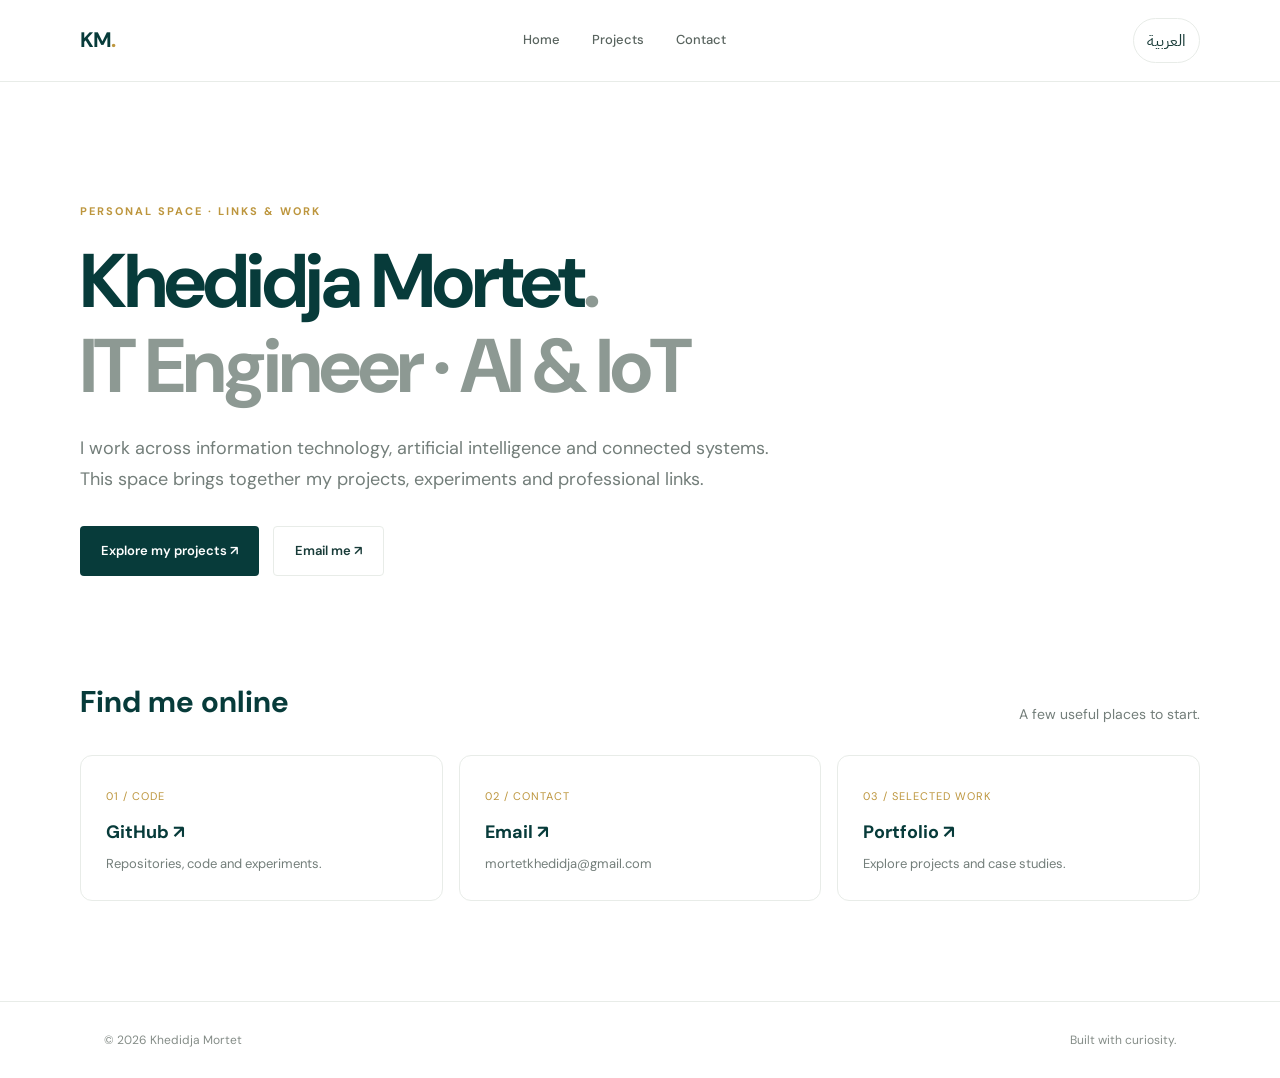
<file: index.html>
<!doctype html>
<html lang="en" dir="ltr"><head><meta charset="utf-8"><meta name="viewport" content="width=device-width, initial-scale=1">
<meta name="description" content="Khedidja Mortet — IT Engineer, Artificial Intelligence and Internet of Things."><title>Khedidja Mortet · Links</title><link rel="stylesheet" href="css/style.css"></head>
<body><header class="site-header"><div class="container nav">
<a class="brand" href="index.html">KM<span>.</span></a>
<nav class="nav-links"><a href="index.html" data-en="Home" data-ar="الرئيسية">Home</a><a href="portfolio/index.html" data-en="Projects" data-ar="المشاريع">Projects</a><a href="mailto:mortetkhedidja@gmail.com" data-en="Contact" data-ar="تواصل">Contact</a></nav>
<div class="nav-actions"><button class="lang-btn" id="languageToggle">العربية</button><button class="menu-btn" id="menuToggle">☰</button></div>
</div></header>
<main class="container">
<section class="hero"><div class="eyebrow" data-en="PERSONAL SPACE · LINKS & WORK" data-ar="الموقع الشخصي · الروابط والأعمال">PERSONAL SPACE · LINKS & WORK</div>
<h1>Khedidja Mortet<span class="muted">.</span><br><span class="muted" data-en="IT Engineer · AI & IoT" data-ar="مهندسة إعلام آلي · الذكاء الاصطناعي وإنترنت الأشياء">IT Engineer · AI & IoT</span></h1>
<p data-en="I work across information technology, artificial intelligence and connected systems. This space brings together my projects, experiments and professional links." data-ar="أعمل في مجالات الإعلام الآلي والذكاء الاصطناعي والأنظمة المتصلة. تجمع هذه المساحة مشاريعي وتجربتي وروابطي المهنية.">I work across information technology, artificial intelligence and connected systems. This space brings together my projects, experiments and professional links.</p>
<div class="hero-actions"><a class="btn" href="portfolio/index.html" data-en="Explore my projects ↗" data-ar="اكتشف مشاريعي ↗">Explore my projects ↗</a><a class="btn secondary" href="mailto:mortetkhedidja@gmail.com">Email me ↗</a></div></section>
<section class="home-links"><div class="section-head"><h2 data-en="Find me online" data-ar="روابطي على الإنترنت">Find me online</h2><p data-en="A few useful places to start." data-ar="روابط أساسية للتواصل واستكشاف أعمالي.">A few useful places to start.</p></div>
<div class="link-grid">
<a class="link-card" href="https://github.com/Mortetkhedidja" target="_blank" rel="noopener"><small>01 / CODE</small><h3>GitHub ↗</h3><p data-en="Repositories, code and experiments." data-ar="مستودعات المشاريع والأكواد والتجارب.">Repositories, code and experiments.</p></a>
<a class="link-card" href="mailto:mortetkhedidja@gmail.com"><small>02 / CONTACT</small><h3>Email ↗</h3><p>mortetkhedidja@gmail.com</p></a>
<a class="link-card" href="portfolio/index.html"><small>03 / SELECTED WORK</small><h3 data-en="Portfolio ↗" data-ar="معرض المشاريع ↗">Portfolio ↗</h3><p data-en="Explore projects and case studies." data-ar="استكشف المشاريع وصفحات تفاصيلها.">Explore projects and case studies.</p></a>
</div></section>
</main>
<footer class="site-footer"><div class="container footer-inner"><span>© 2026 Khedidja Mortet</span><span data-en="Built with curiosity." data-ar="صُنع بشغف وفضول معرفي.">Built with curiosity.</span></div></footer>
<script src="js/script.js"></script></body></html>
</file>
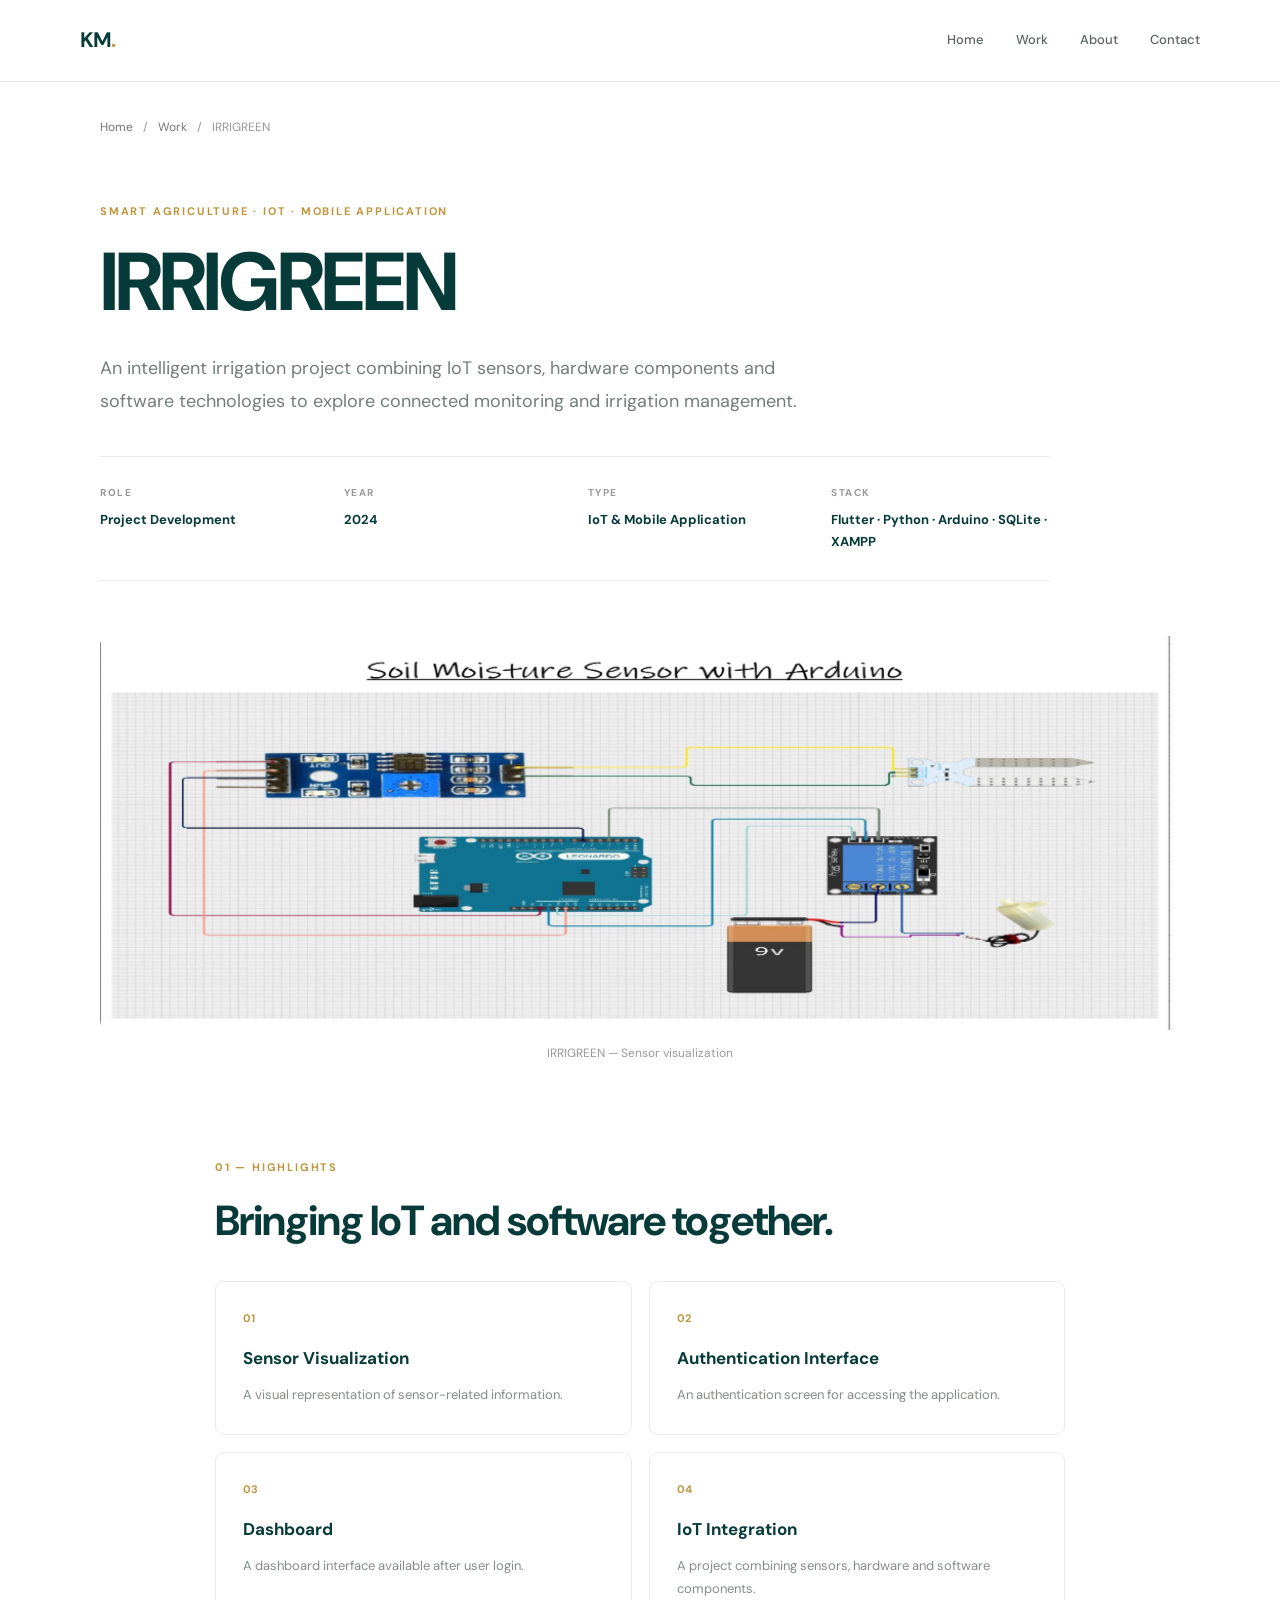
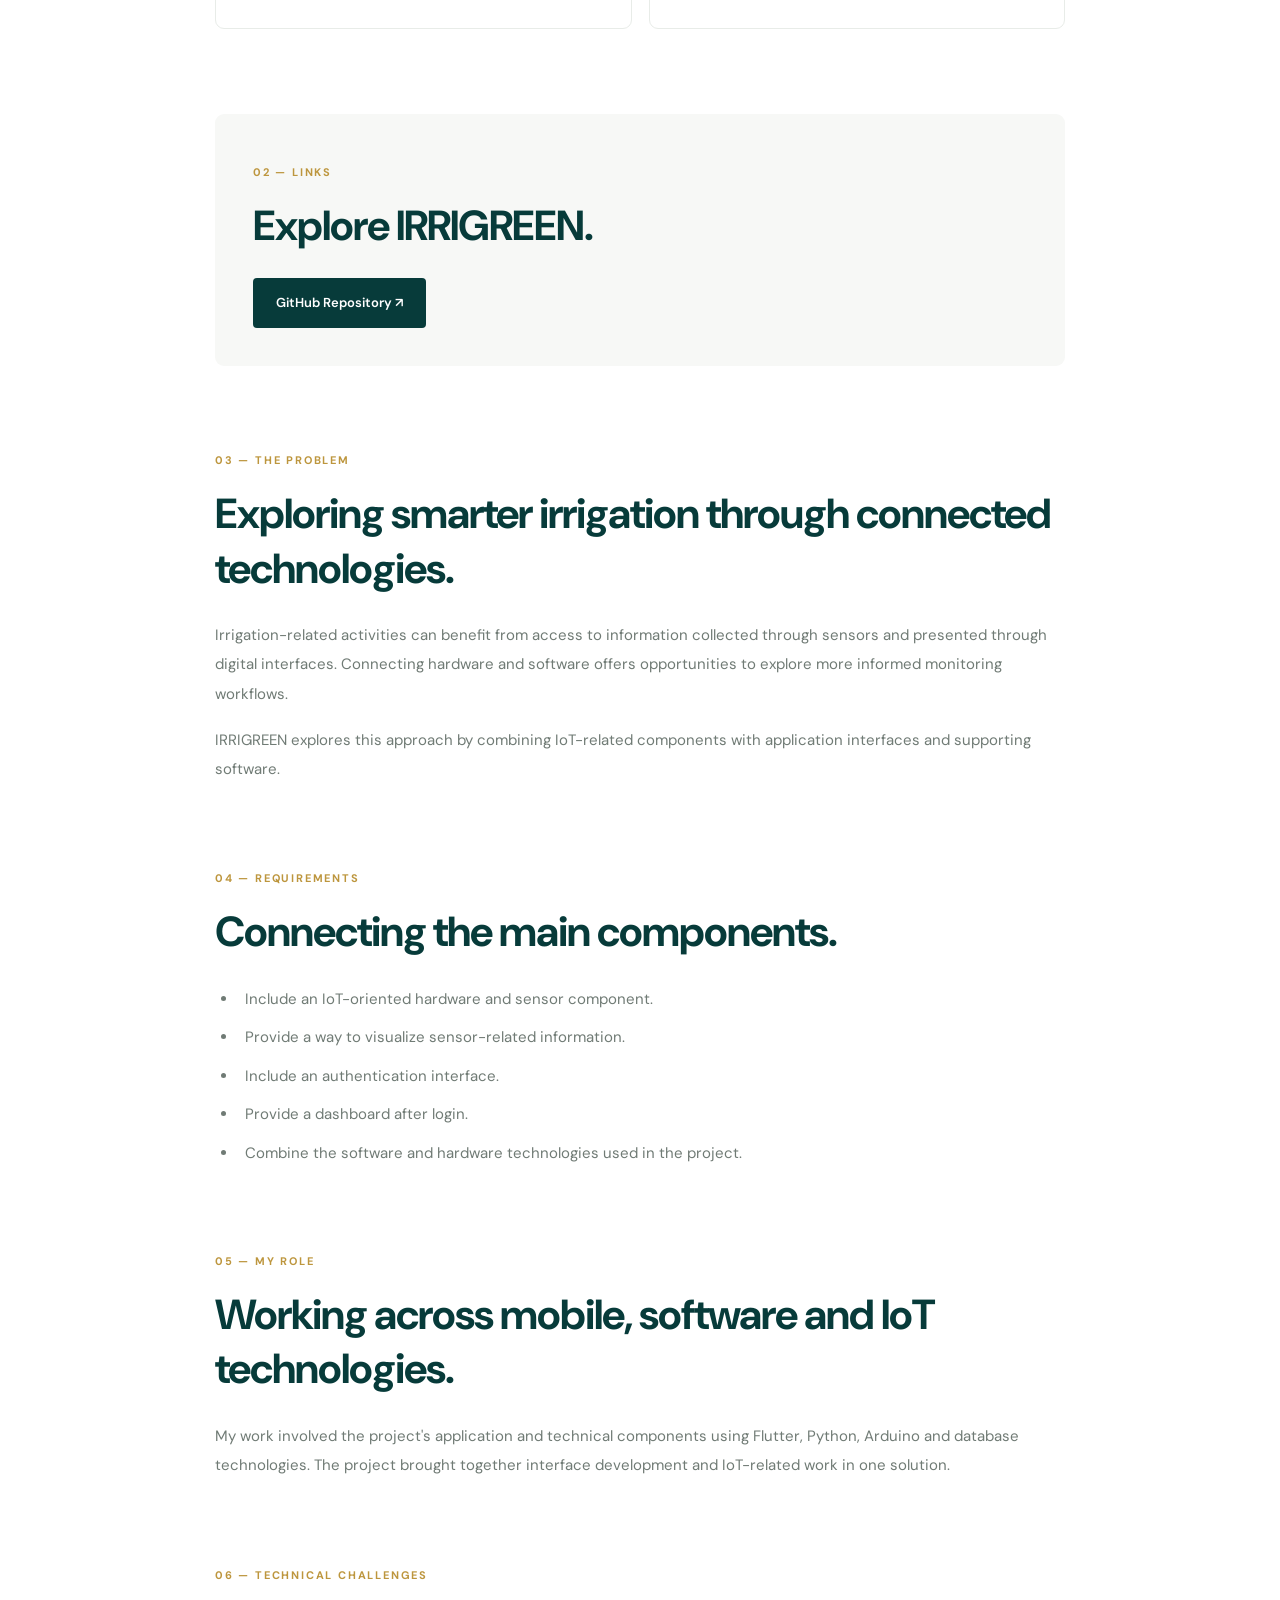
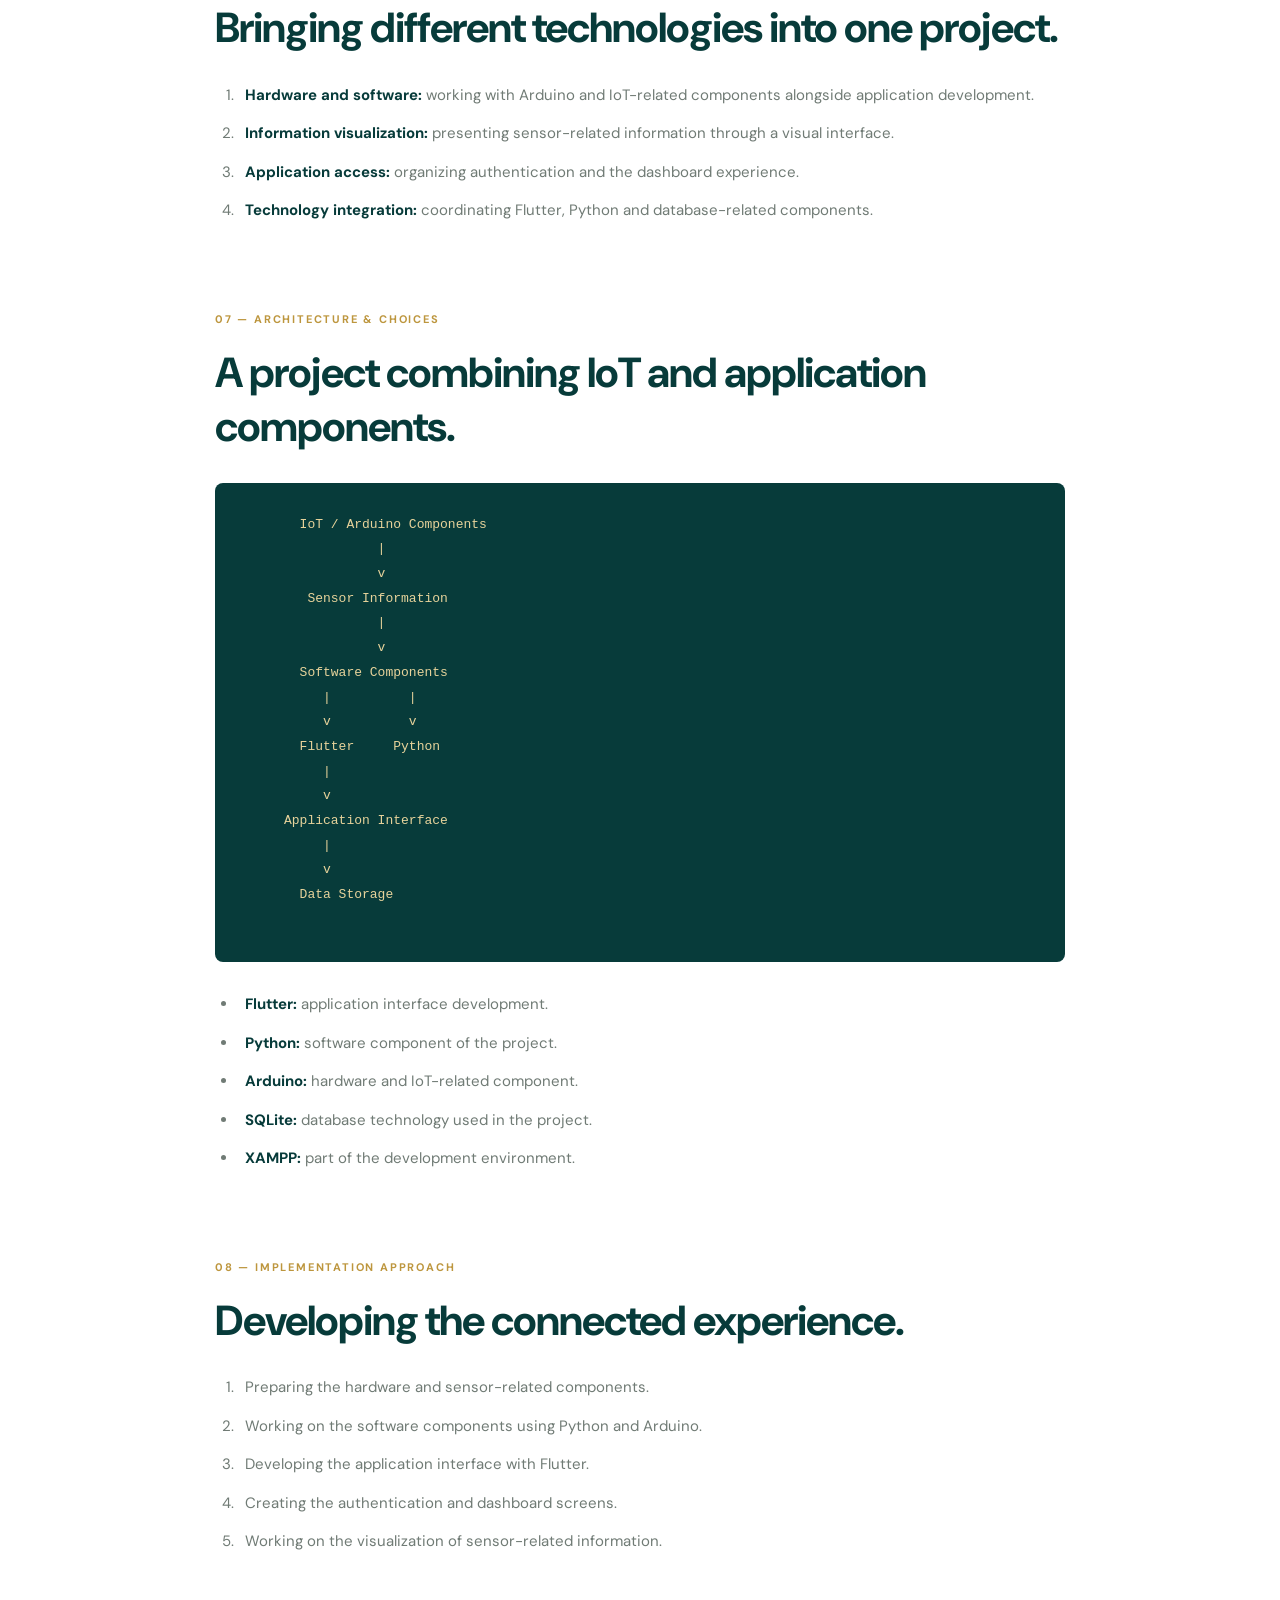
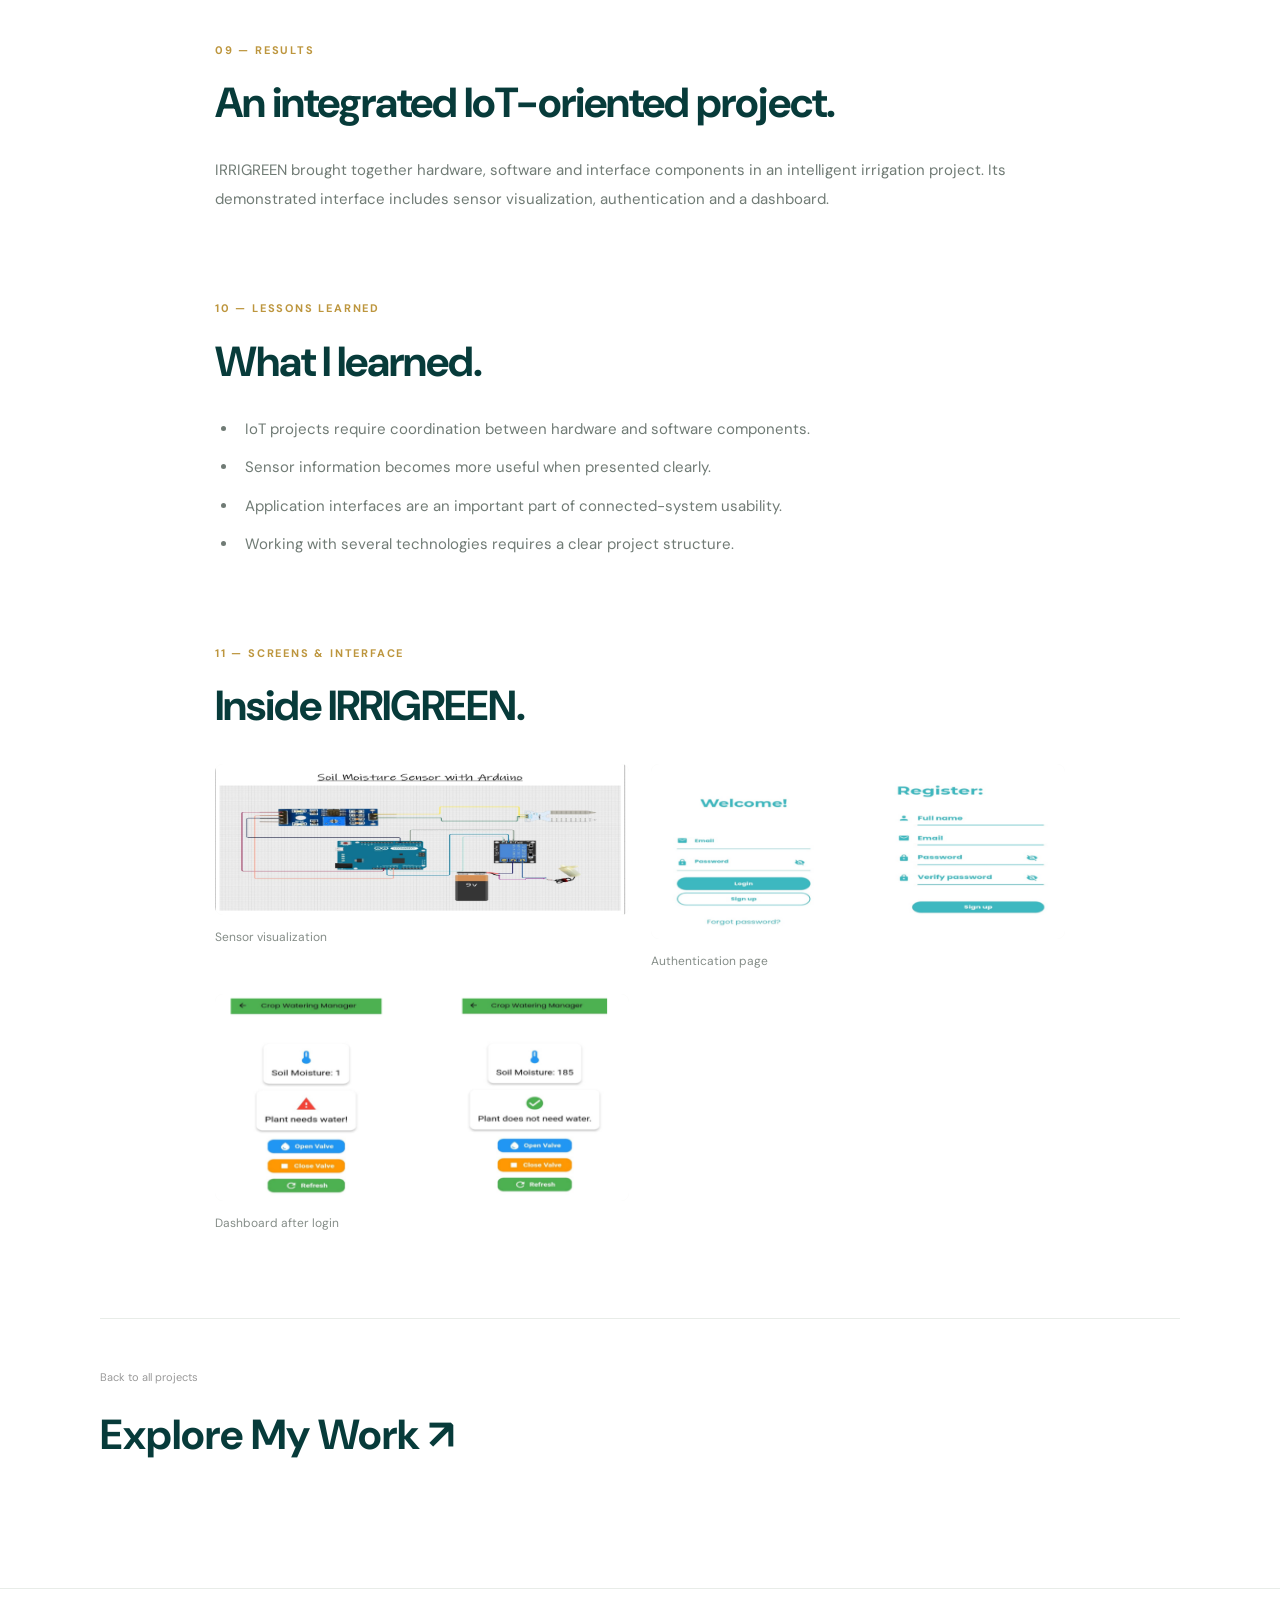
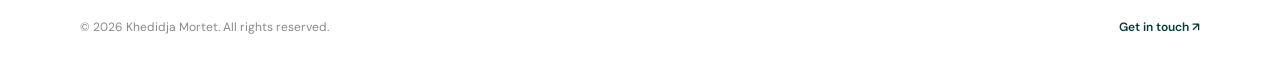
<file: projects/irrigreen.html>
<!DOCTYPE html>
<html lang="en">
<head>
  <meta charset="UTF-8">
  <meta name="viewport" content="width=device-width, initial-scale=1.0">
  <meta name="description" content="IRRIGREEN — An intelligent irrigation project combining IoT, Flutter, Python and Arduino.">
  <title>IRRIGREEN — Khedidja Mortet</title>
  <link rel="stylesheet" href="../css/style.css">
  <script src="../js/script.js" defer></script>
</head>
<body>

<header class="site-header">
  <a href="../index.html" class="logo">KM<span>.</span></a>
  <nav class="main-nav">
    <a href="../index.html">Home</a>
    <a href="../portfolio/index.html">Work</a>
    <a href="../index.html#about">About</a>
    <a href="../index.html#contact">Contact</a>
  </nav>
</header>

<main class="project-page">

  <div class="breadcrumbs">
    <a href="../index.html">Home</a> /
    <a href="../portfolio/index.html">Work</a> /
    <span>IRRIGREEN</span>
  </div>

  <section class="project-intro">
    <p class="project-category">Smart Agriculture · IoT · Mobile Application</p>
    <h1>IRRIGREEN</h1>

    <p class="project-description">
      An intelligent irrigation project combining IoT sensors,
      hardware components and software technologies to explore
      connected monitoring and irrigation management.
    </p>

    <div class="project-information">
      <div><span>ROLE</span><strong>Project Development</strong></div>
      <div><span>YEAR</span><strong>2024</strong></div>
      <div><span>TYPE</span><strong>IoT & Mobile Application</strong></div>
      <div><span>STACK</span><strong>Flutter · Python · Arduino · SQLite · XAMPP</strong></div>
    </div>
  </section>

  <section class="project-cover">
    <img src="../assets/irregn1.png"
         alt="IRRIGREEN sensor visualization">
    <p class="image-caption">IRRIGREEN — Sensor visualization</p>
  </section>

  <section class="project-section">
    <p class="section-label">01 — Highlights</p>
    <h2>Bringing IoT and software together.</h2>

    <div class="project-highlights">
      <article>
        <span>01</span>
        <h3>Sensor Visualization</h3>
        <p>A visual representation of sensor-related information.</p>
      </article>
      <article>
        <span>02</span>
        <h3>Authentication Interface</h3>
        <p>An authentication screen for accessing the application.</p>
      </article>
      <article>
        <span>03</span>
        <h3>Dashboard</h3>
        <p>A dashboard interface available after user login.</p>
      </article>
      <article>
        <span>04</span>
        <h3>IoT Integration</h3>
        <p>A project combining sensors, hardware and software components.</p>
      </article>
    </div>
  </section>

  <section class="project-section project-links-section">
    <p class="section-label">02 — Links</p>
    <h2>Explore IRRIGREEN.</h2>
    <div class="project-actions">
      <a class="project-button"
         href="https://github.com/Mortetkhedidja/IrriGen"
         target="_blank" rel="noopener noreferrer">GitHub Repository ↗</a>
    </div>
  </section>

  <section class="project-section">
    <p class="section-label">03 — The Problem</p>
    <h2>Exploring smarter irrigation through connected technologies.</h2>
    <p>
      Irrigation-related activities can benefit from access to
      information collected through sensors and presented through
      digital interfaces. Connecting hardware and software offers
      opportunities to explore more informed monitoring workflows.
    </p>
    <p>
      IRRIGREEN explores this approach by combining IoT-related
      components with application interfaces and supporting software.
    </p>
  </section>

  <section class="project-section">
    <p class="section-label">04 — Requirements</p>
    <h2>Connecting the main components.</h2>
    <ul>
      <li>Include an IoT-oriented hardware and sensor component.</li>
      <li>Provide a way to visualize sensor-related information.</li>
      <li>Include an authentication interface.</li>
      <li>Provide a dashboard after login.</li>
      <li>Combine the software and hardware technologies used in the project.</li>
    </ul>
  </section>

  <section class="project-section">
    <p class="section-label">05 — My Role</p>
    <h2>Working across mobile, software and IoT technologies.</h2>
    <p>
      My work involved the project's application and technical
      components using Flutter, Python, Arduino and database
      technologies. The project brought together interface
      development and IoT-related work in one solution.
    </p>
  </section>

  <section class="project-section">
    <p class="section-label">06 — Technical Challenges</p>
    <h2>Bringing different technologies into one project.</h2>
    <ol>
      <li><strong>Hardware and software:</strong> working with Arduino and IoT-related components alongside application development.</li>
      <li><strong>Information visualization:</strong> presenting sensor-related information through a visual interface.</li>
      <li><strong>Application access:</strong> organizing authentication and the dashboard experience.</li>
      <li><strong>Technology integration:</strong> coordinating Flutter, Python and database-related components.</li>
    </ol>
  </section>

  <section class="project-section">
    <p class="section-label">07 — Architecture & Choices</p>
    <h2>A project combining IoT and application components.</h2>

    <pre class="architecture-diagram">
       IoT / Arduino Components
                 |
                 v
        Sensor Information
                 |
                 v
       Software Components
          |          |
          v          v
       Flutter     Python
          |
          v
     Application Interface
          |
          v
       Data Storage
    </pre>

    <ul>
      <li><strong>Flutter:</strong> application interface development.</li>
      <li><strong>Python:</strong> software component of the project.</li>
      <li><strong>Arduino:</strong> hardware and IoT-related component.</li>
      <li><strong>SQLite:</strong> database technology used in the project.</li>
      <li><strong>XAMPP:</strong> part of the development environment.</li>
    </ul>
  </section>

  <section class="project-section">
    <p class="section-label">08 — Implementation Approach</p>
    <h2>Developing the connected experience.</h2>
    <ol>
      <li>Preparing the hardware and sensor-related components.</li>
      <li>Working on the software components using Python and Arduino.</li>
      <li>Developing the application interface with Flutter.</li>
      <li>Creating the authentication and dashboard screens.</li>
      <li>Working on the visualization of sensor-related information.</li>
    </ol>
  </section>

  <section class="project-section">
    <p class="section-label">09 — Results</p>
    <h2>An integrated IoT-oriented project.</h2>
    <p>
      IRRIGREEN brought together hardware, software and interface
      components in an intelligent irrigation project. Its
      demonstrated interface includes sensor visualization,
      authentication and a dashboard.
    </p>
  </section>

  <section class="project-section">
    <p class="section-label">10 — Lessons Learned</p>
    <h2>What I learned.</h2>
    <ul>
      <li>IoT projects require coordination between hardware and software components.</li>
      <li>Sensor information becomes more useful when presented clearly.</li>
      <li>Application interfaces are an important part of connected-system usability.</li>
      <li>Working with several technologies requires a clear project structure.</li>
    </ul>
  </section>

  <section class="project-section">
    <p class="section-label">11 — Screens & Interface</p>
    <h2>Inside IRRIGREEN.</h2>

    <div class="project-gallery">
      <figure>
        <img src="../assets/irregn1.png"
             alt="IRRIGREEN sensor visualization">
        <figcaption>Sensor visualization</figcaption>
      </figure>

      <figure>
        <img src="../assets/irrigreen.png"
             alt="IRRIGREEN authentication page">
        <figcaption>Authentication page</figcaption>
      </figure>

      <figure>
        <img src="../assets/irregen3.png"
             alt="IRRIGREEN dashboard">
        <figcaption>Dashboard after login</figcaption>
      </figure>
    </div>
  </section>

  <section class="next-project">
    <p>Back to all projects</p>
    <a href="../portfolio/index.html">Explore My Work ↗</a>
  </section>

</main>

<footer class="site-footer">
  <p>© 2026 Khedidja Mortet. All rights reserved.</p>
  <a href="mailto:mortetkhedidja@gmail.com">Get in touch ↗</a>
</footer>

</body>
</html>
</file>
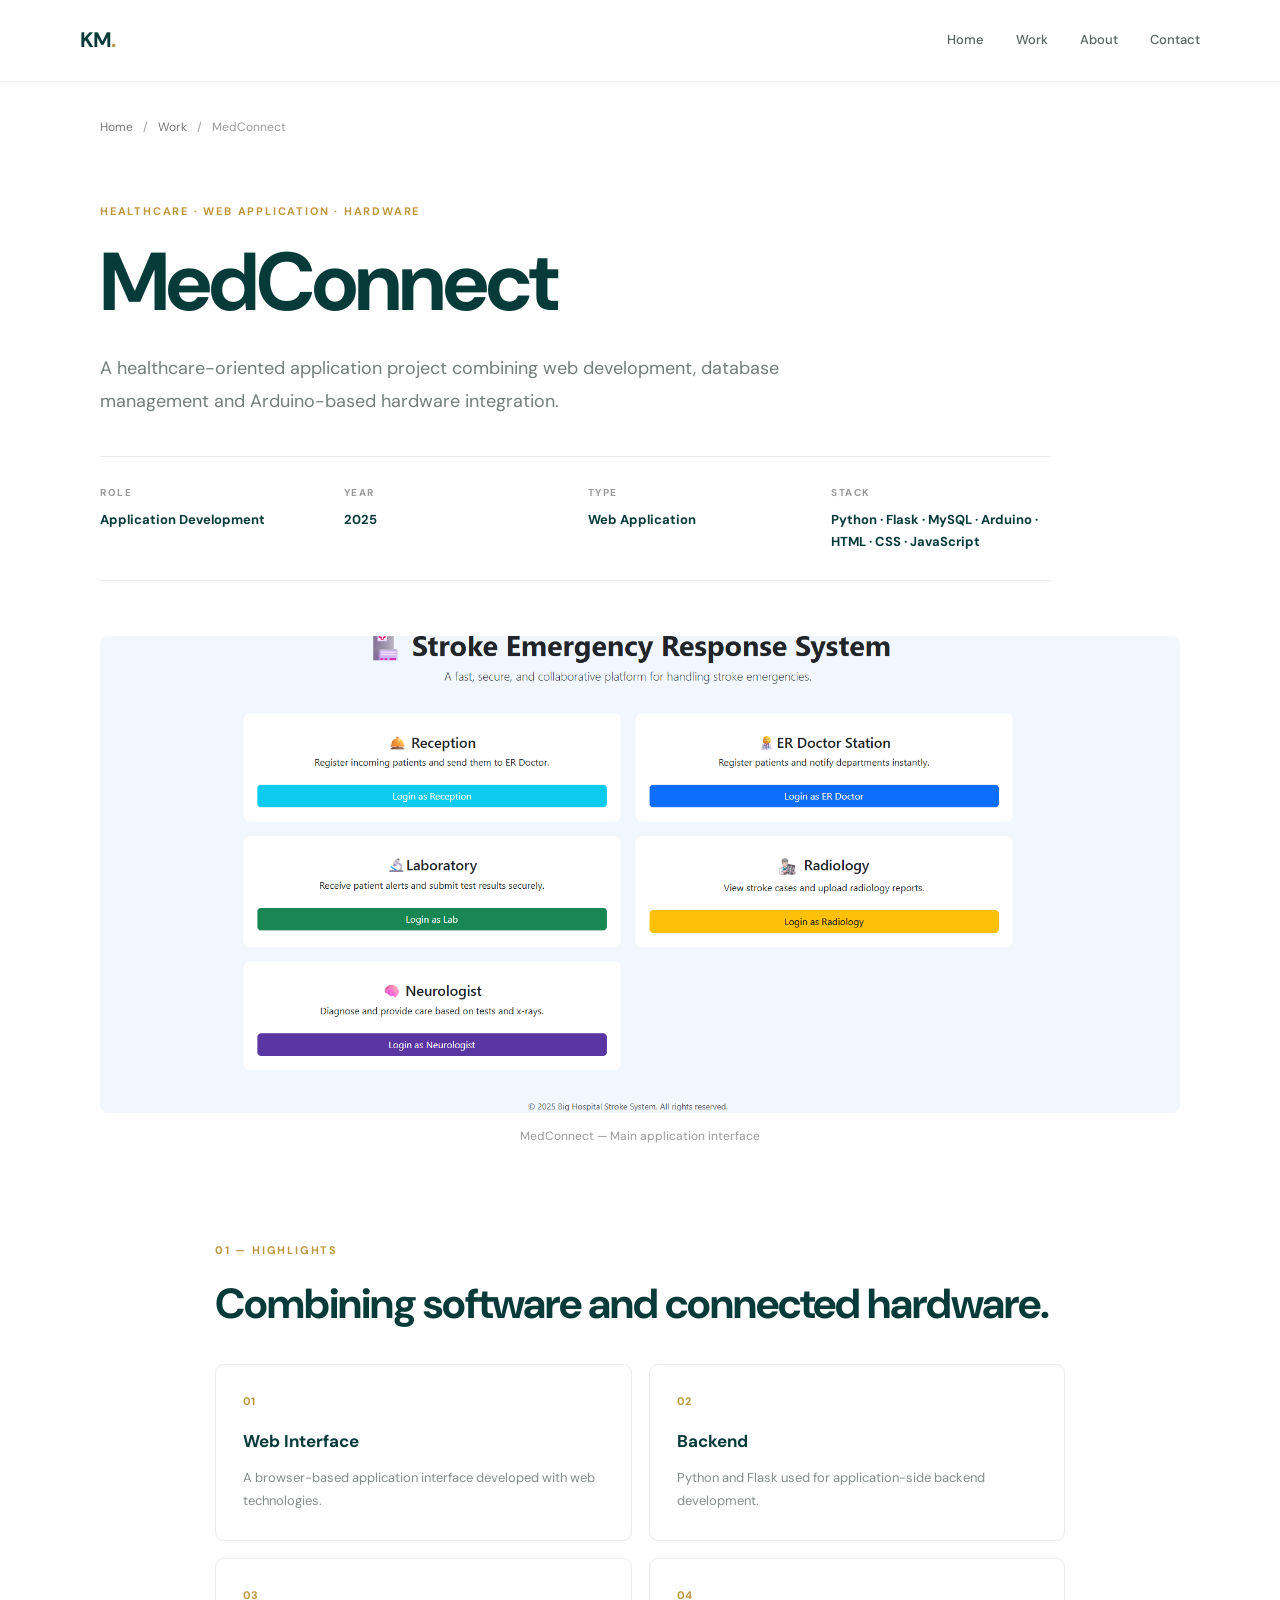
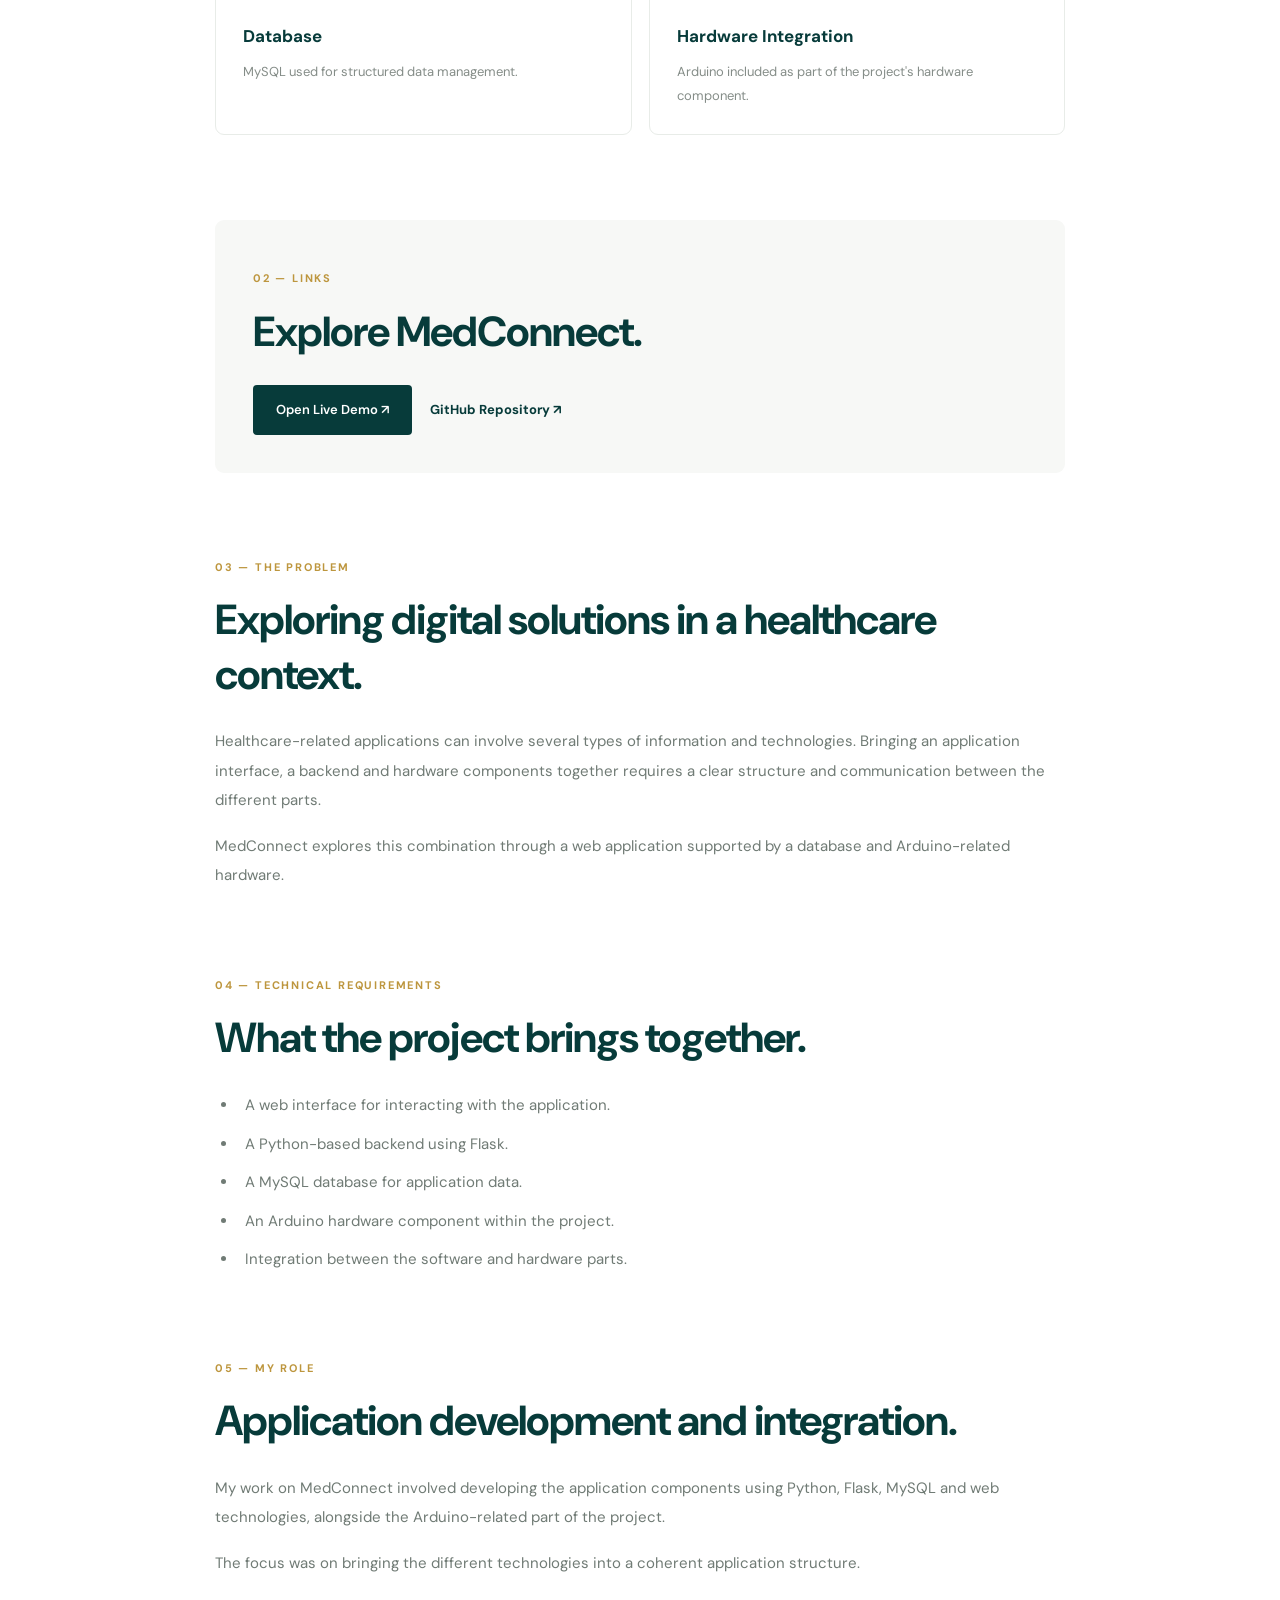
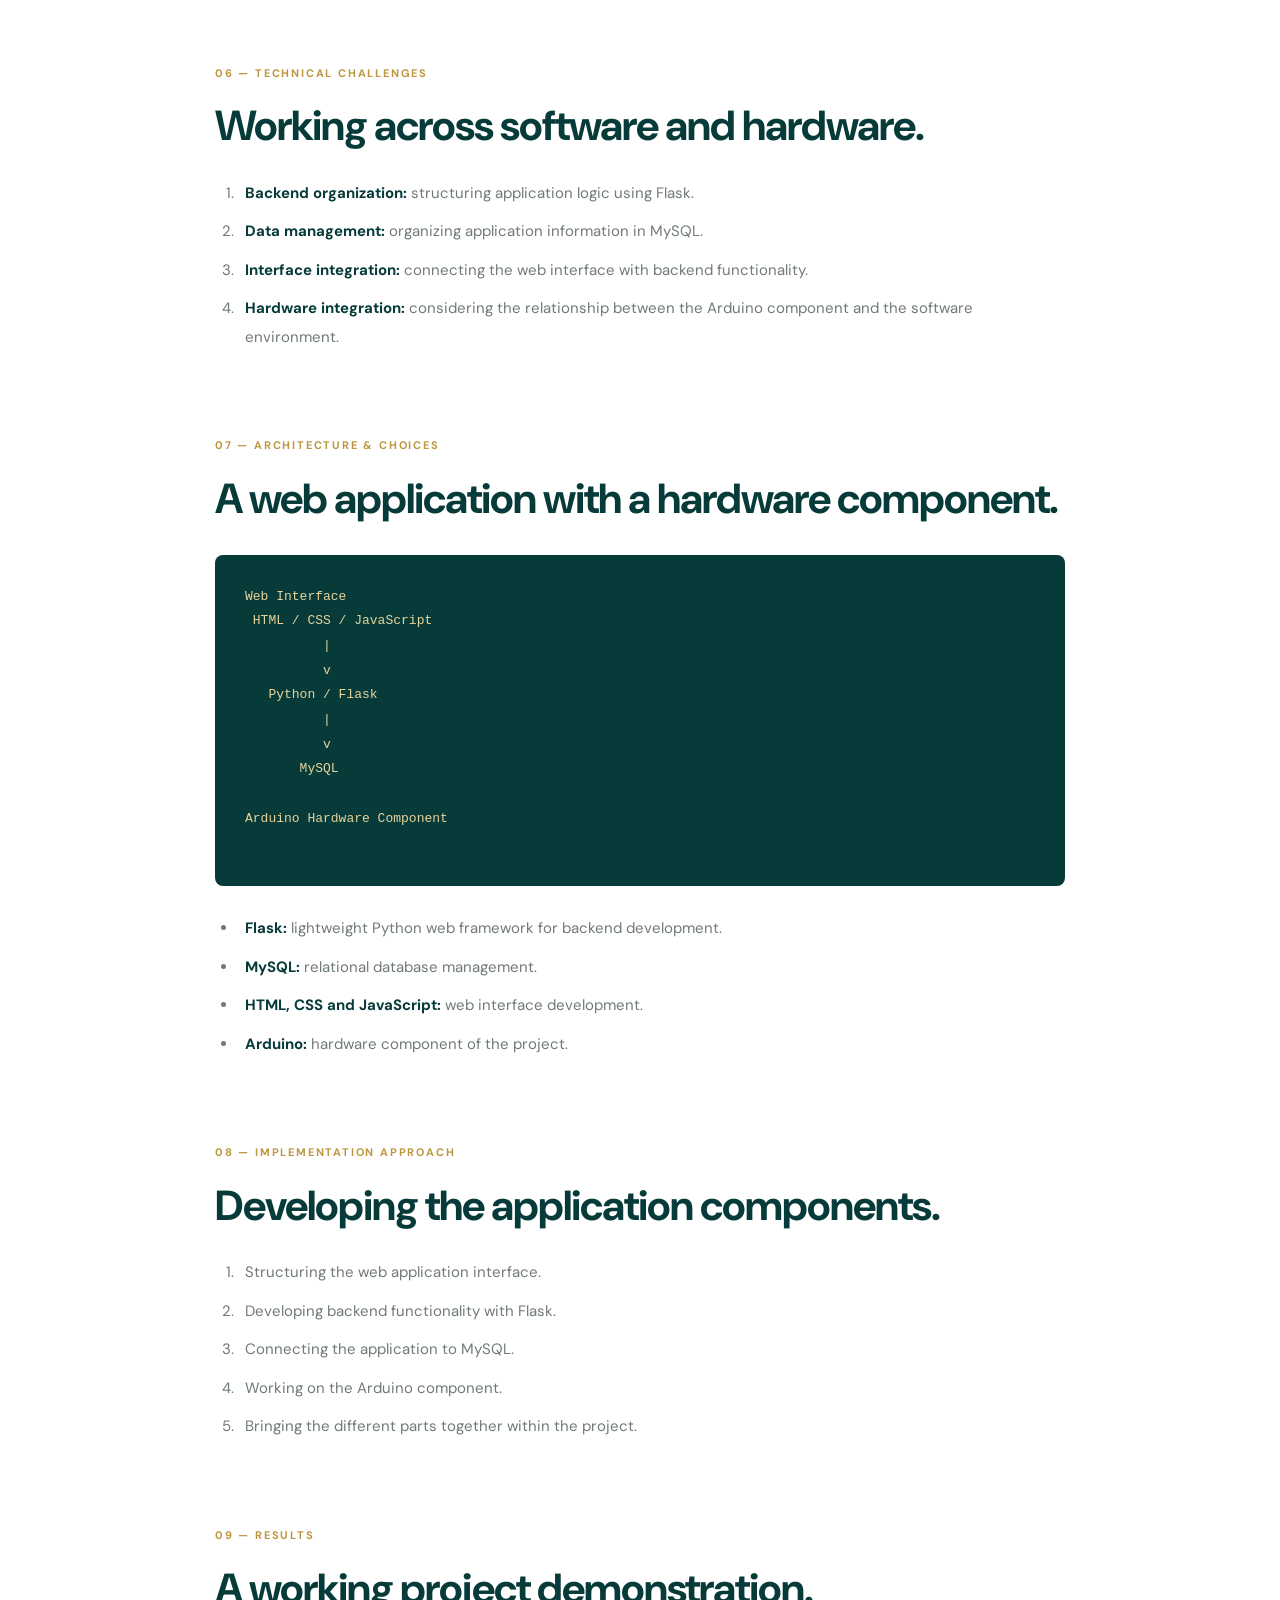
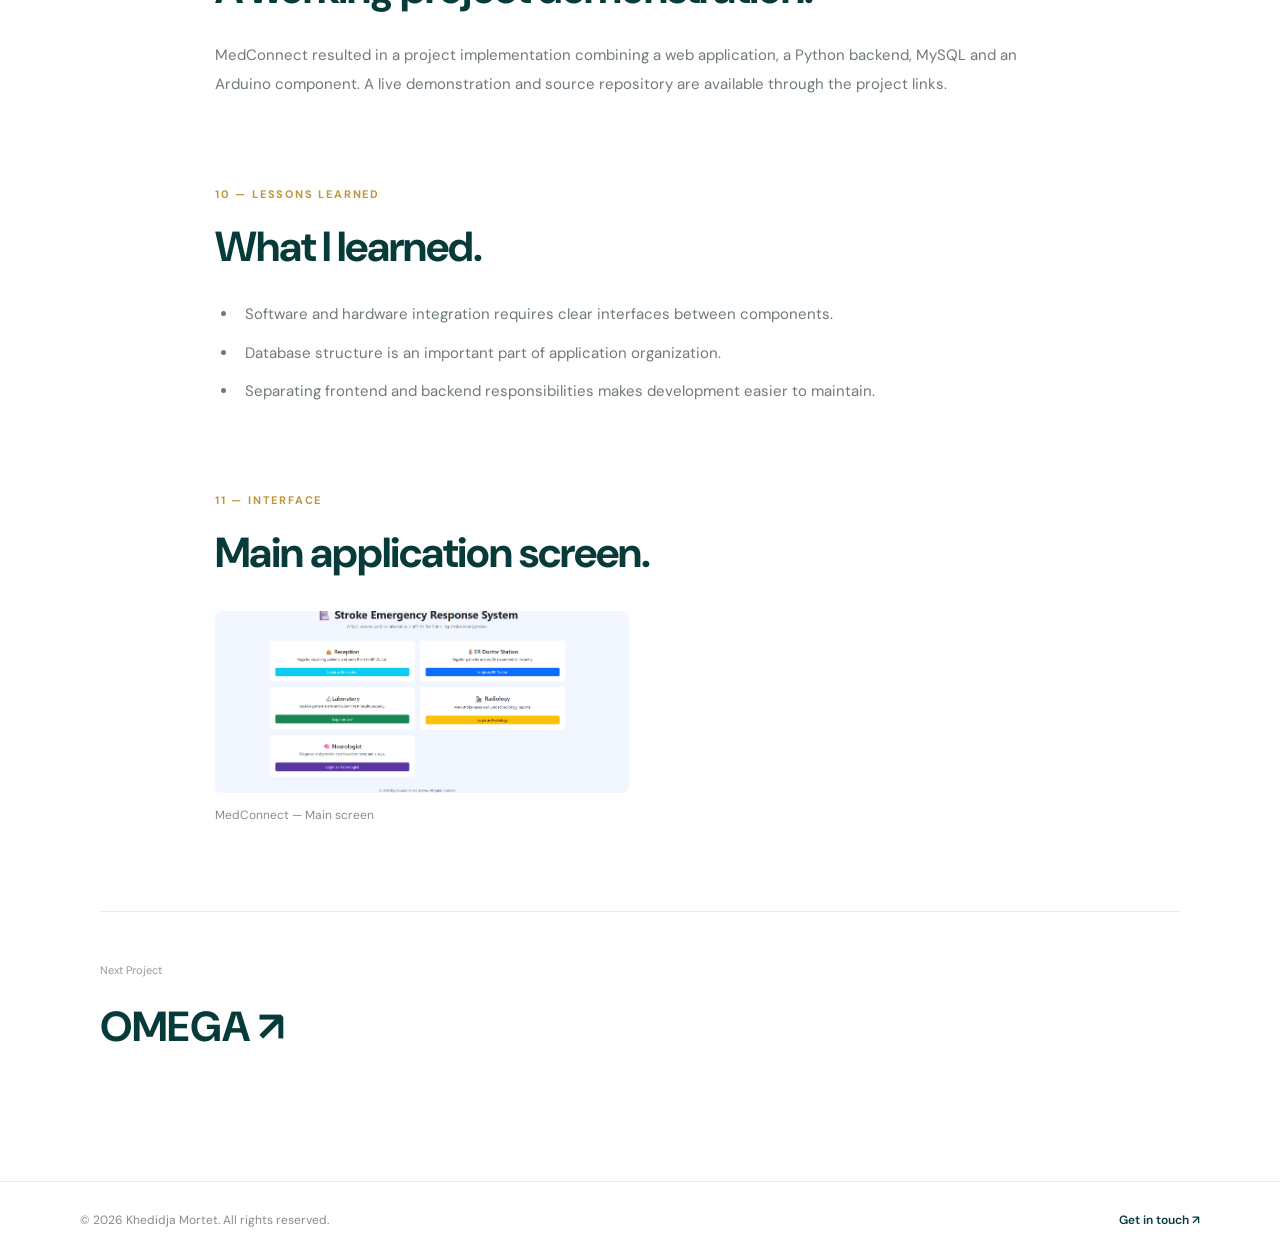
<file: projects/medconnect.html>
<!DOCTYPE html>
<html lang="en">
<head>
  <meta charset="UTF-8">
  <meta name="viewport" content="width=device-width, initial-scale=1.0">
  <meta name="description" content="MedConnect — A healthcare technology project by Khedidja Mortet.">
  <title>MedConnect — Khedidja Mortet</title>
  <link rel="stylesheet" href="../css/style.css">
  <script src="../js/script.js" defer></script>
</head>
<body>

<header class="site-header">
  <a href="../index.html" class="logo">KM<span>.</span></a>
  <nav class="main-nav">
    <a href="../index.html">Home</a>
    <a href="../portfolio/index.html">Work</a>
    <a href="../index.html#about">About</a>
    <a href="../index.html#contact">Contact</a>
  </nav>
</header>

<main class="project-page">

  <div class="breadcrumbs">
    <a href="../index.html">Home</a> /
    <a href="../portfolio/index.html">Work</a> /
    <span>MedConnect</span>
  </div>

  <section class="project-intro">
    <p class="project-category">Healthcare · Web Application · Hardware</p>
    <h1>MedConnect</h1>

    <p class="project-description">
      A healthcare-oriented application project combining web
      development, database management and Arduino-based hardware
      integration.
    </p>

    <div class="project-information">
      <div><span>ROLE</span><strong>Application Development</strong></div>
      <div><span>YEAR</span><strong>2025</strong></div>
      <div><span>TYPE</span><strong>Web Application</strong></div>
      <div><span>STACK</span><strong>Python · Flask · MySQL · Arduino · HTML · CSS · JavaScript</strong></div>
    </div>
  </section>

  <section class="project-cover">
    <img src="../assets/medconnect-home.png" alt="MedConnect main application interface">
    <p class="image-caption">MedConnect — Main application interface</p>
  </section>

  <section class="project-section">
    <p class="section-label">01 — Highlights</p>
    <h2>Combining software and connected hardware.</h2>

    <div class="project-highlights">
      <article>
        <span>01</span>
        <h3>Web Interface</h3>
        <p>A browser-based application interface developed with web technologies.</p>
      </article>
      <article>
        <span>02</span>
        <h3>Backend</h3>
        <p>Python and Flask used for application-side backend development.</p>
      </article>
      <article>
        <span>03</span>
        <h3>Database</h3>
        <p>MySQL used for structured data management.</p>
      </article>
      <article>
        <span>04</span>
        <h3>Hardware Integration</h3>
        <p>Arduino included as part of the project's hardware component.</p>
      </article>
    </div>
  </section>

  <section class="project-section project-links-section">
    <p class="section-label">02 — Links</p>
    <h2>Explore MedConnect.</h2>
    <div class="project-actions">
      <a class="project-button" href="https://mortetkhedidja.github.io/MedConnect/"
         target="_blank" rel="noopener noreferrer">Open Live Demo ↗</a>
      <a class="project-text-link" href="https://github.com/Mortetkhedidja/MedConnect"
         target="_blank" rel="noopener noreferrer">GitHub Repository ↗</a>
    </div>
  </section>

  <section class="project-section">
    <p class="section-label">03 — The Problem</p>
    <h2>Exploring digital solutions in a healthcare context.</h2>
    <p>
      Healthcare-related applications can involve several types
      of information and technologies. Bringing an application
      interface, a backend and hardware components together requires
      a clear structure and communication between the different parts.
    </p>
    <p>
      MedConnect explores this combination through a web application
      supported by a database and Arduino-related hardware.
    </p>
  </section>

  <section class="project-section">
    <p class="section-label">04 — Technical Requirements</p>
    <h2>What the project brings together.</h2>
    <ul>
      <li>A web interface for interacting with the application.</li>
      <li>A Python-based backend using Flask.</li>
      <li>A MySQL database for application data.</li>
      <li>An Arduino hardware component within the project.</li>
      <li>Integration between the software and hardware parts.</li>
    </ul>
  </section>

  <section class="project-section">
    <p class="section-label">05 — My Role</p>
    <h2>Application development and integration.</h2>
    <p>
      My work on MedConnect involved developing the application
      components using Python, Flask, MySQL and web technologies,
      alongside the Arduino-related part of the project.
    </p>
    <p>
      The focus was on bringing the different technologies into
      a coherent application structure.
    </p>
  </section>

  <section class="project-section">
    <p class="section-label">06 — Technical Challenges</p>
    <h2>Working across software and hardware.</h2>
    <ol>
      <li><strong>Backend organization:</strong> structuring application logic using Flask.</li>
      <li><strong>Data management:</strong> organizing application information in MySQL.</li>
      <li><strong>Interface integration:</strong> connecting the web interface with backend functionality.</li>
      <li><strong>Hardware integration:</strong> considering the relationship between the Arduino component and the software environment.</li>
    </ol>
  </section>

  <section class="project-section">
    <p class="section-label">07 — Architecture & Choices</p>
    <h2>A web application with a hardware component.</h2>

    <pre class="architecture-diagram">
Web Interface
 HTML / CSS / JavaScript
          |
          v
   Python / Flask
          |
          v
       MySQL

Arduino Hardware Component
    </pre>

    <ul>
      <li><strong>Flask:</strong> lightweight Python web framework for backend development.</li>
      <li><strong>MySQL:</strong> relational database management.</li>
      <li><strong>HTML, CSS and JavaScript:</strong> web interface development.</li>
      <li><strong>Arduino:</strong> hardware component of the project.</li>
    </ul>
  </section>

  <section class="project-section">
    <p class="section-label">08 — Implementation Approach</p>
    <h2>Developing the application components.</h2>
    <ol>
      <li>Structuring the web application interface.</li>
      <li>Developing backend functionality with Flask.</li>
      <li>Connecting the application to MySQL.</li>
      <li>Working on the Arduino component.</li>
      <li>Bringing the different parts together within the project.</li>
    </ol>
  </section>

  <section class="project-section">
    <p class="section-label">09 — Results</p>
    <h2>A working project demonstration.</h2>
    <p>
      MedConnect resulted in a project implementation combining
      a web application, a Python backend, MySQL and an Arduino
      component. A live demonstration and source repository are
      available through the project links.
    </p>
  </section>

  <section class="project-section">
    <p class="section-label">10 — Lessons Learned</p>
    <h2>What I learned.</h2>
    <ul>
      <li>Software and hardware integration requires clear interfaces between components.</li>
      <li>Database structure is an important part of application organization.</li>
      <li>Separating frontend and backend responsibilities makes development easier to maintain.</li>
    </ul>
  </section>

  <section class="project-section">
    <p class="section-label">11 — Interface</p>
    <h2>Main application screen.</h2>
    <div class="project-gallery">
      <figure>
        <img src="../assets/medconnect-home.png" alt="MedConnect home screen">
        <figcaption>MedConnect — Main screen</figcaption>
      </figure>
    </div>
  </section>

  <section class="next-project">
    <p>Next Project</p>
    <a href="omega.html">OMEGA ↗</a>
  </section>

</main>

<footer class="site-footer">
  <p>© 2026 Khedidja Mortet. All rights reserved.</p>
  <a href="mailto:mortetkhedidja@gmail.com">Get in touch ↗</a>
</footer>

</body>
</html>
</file>
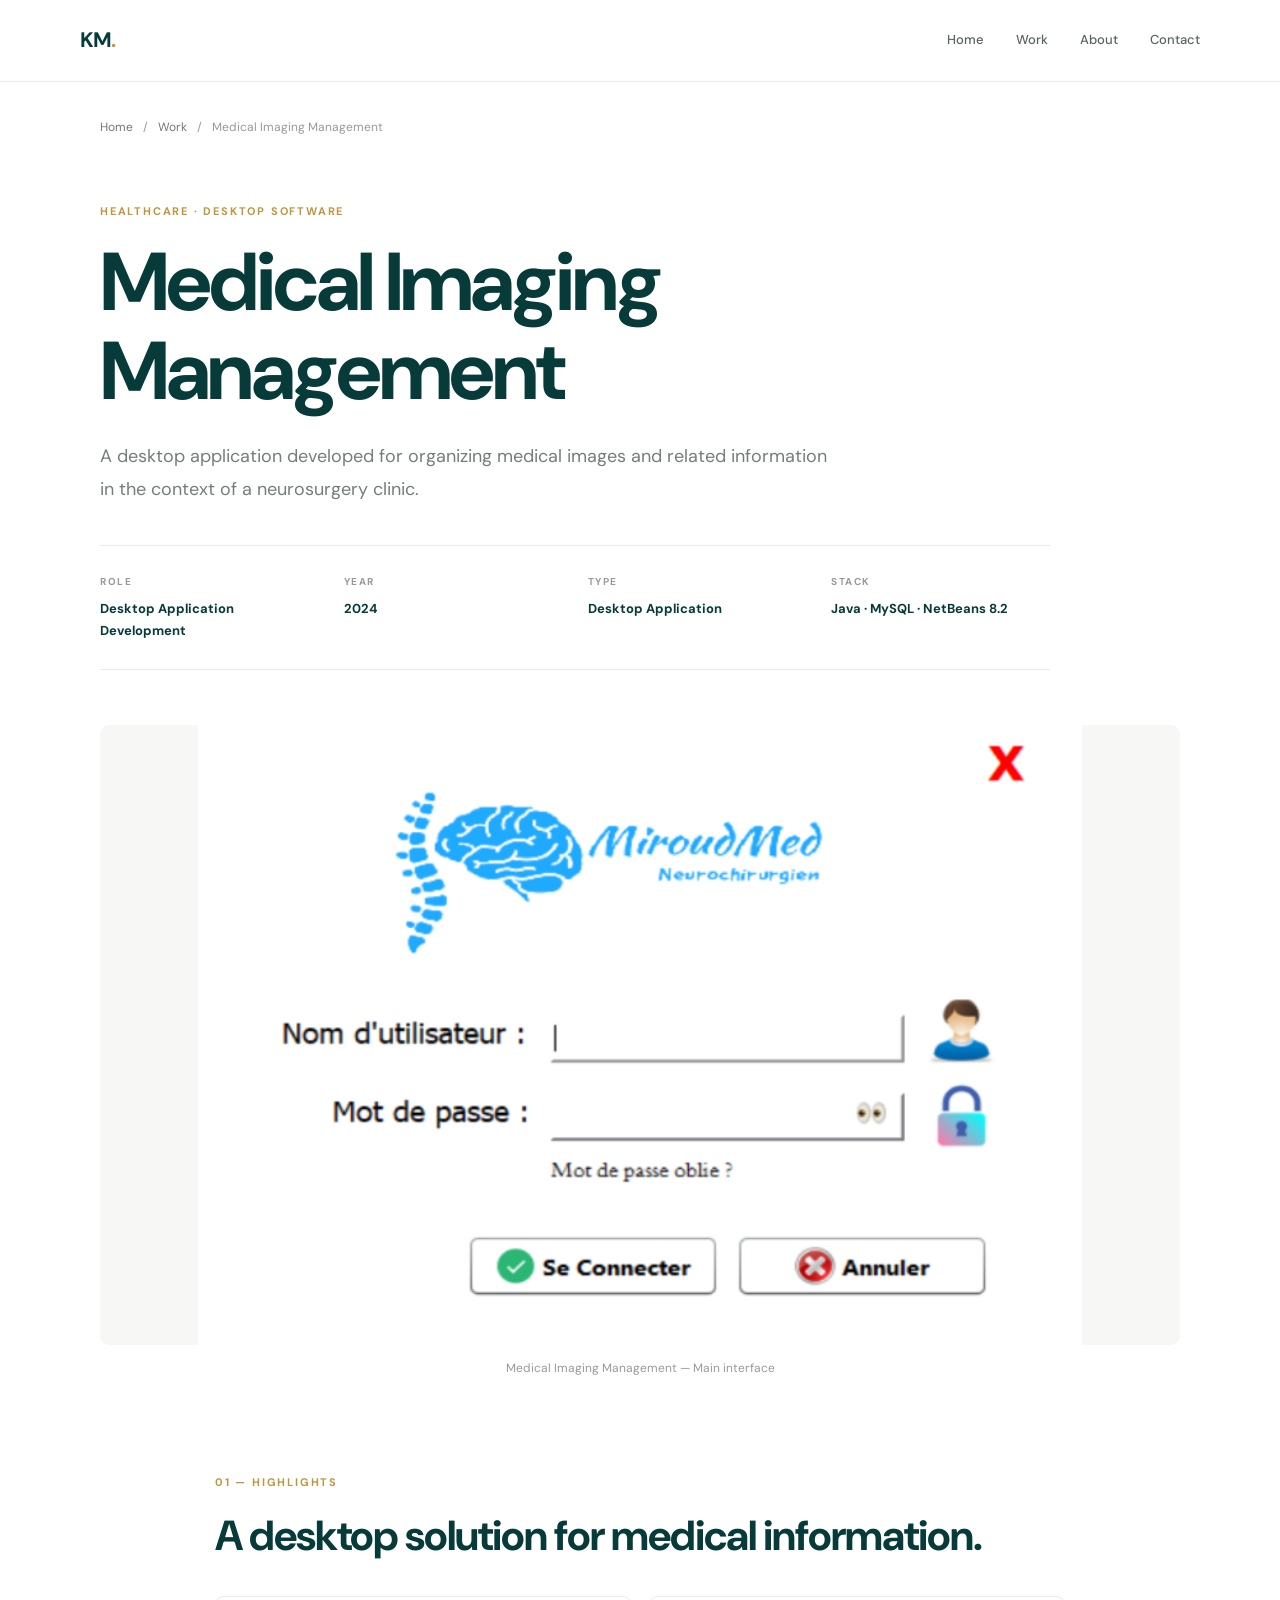
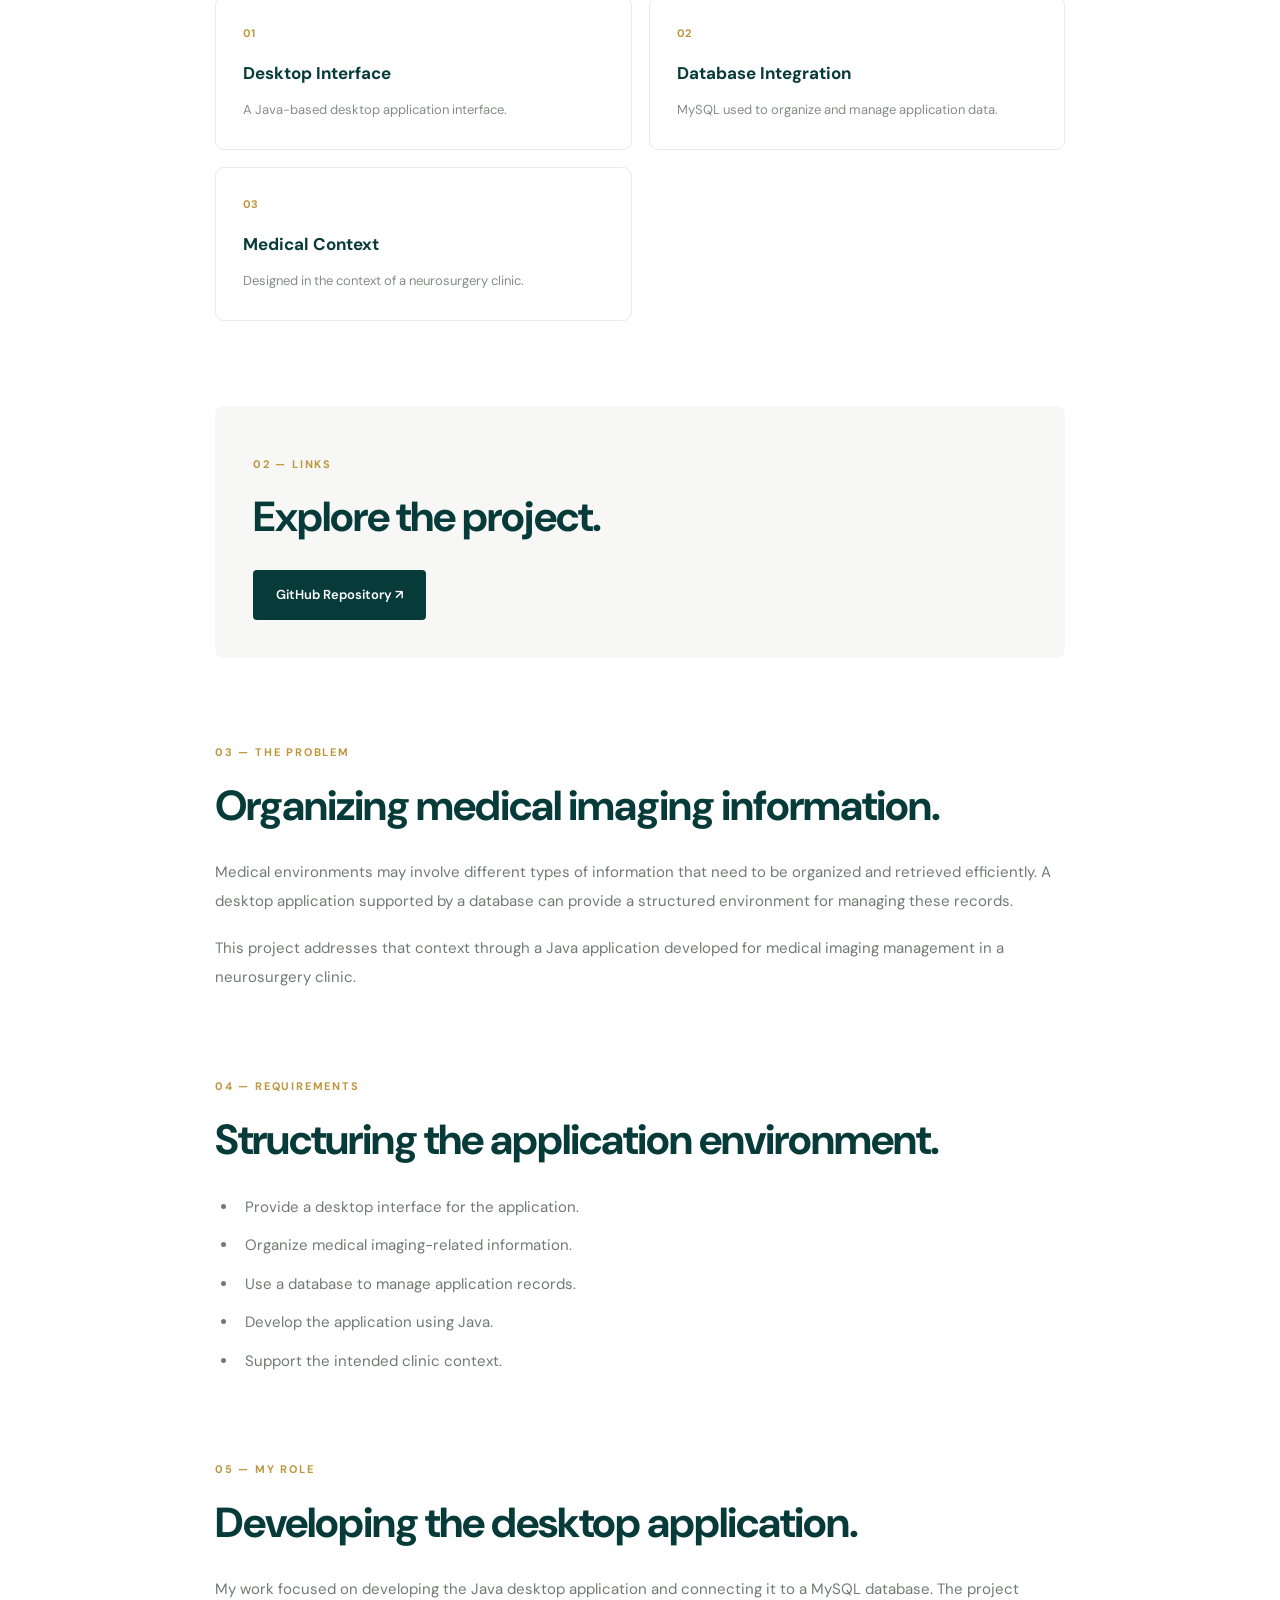
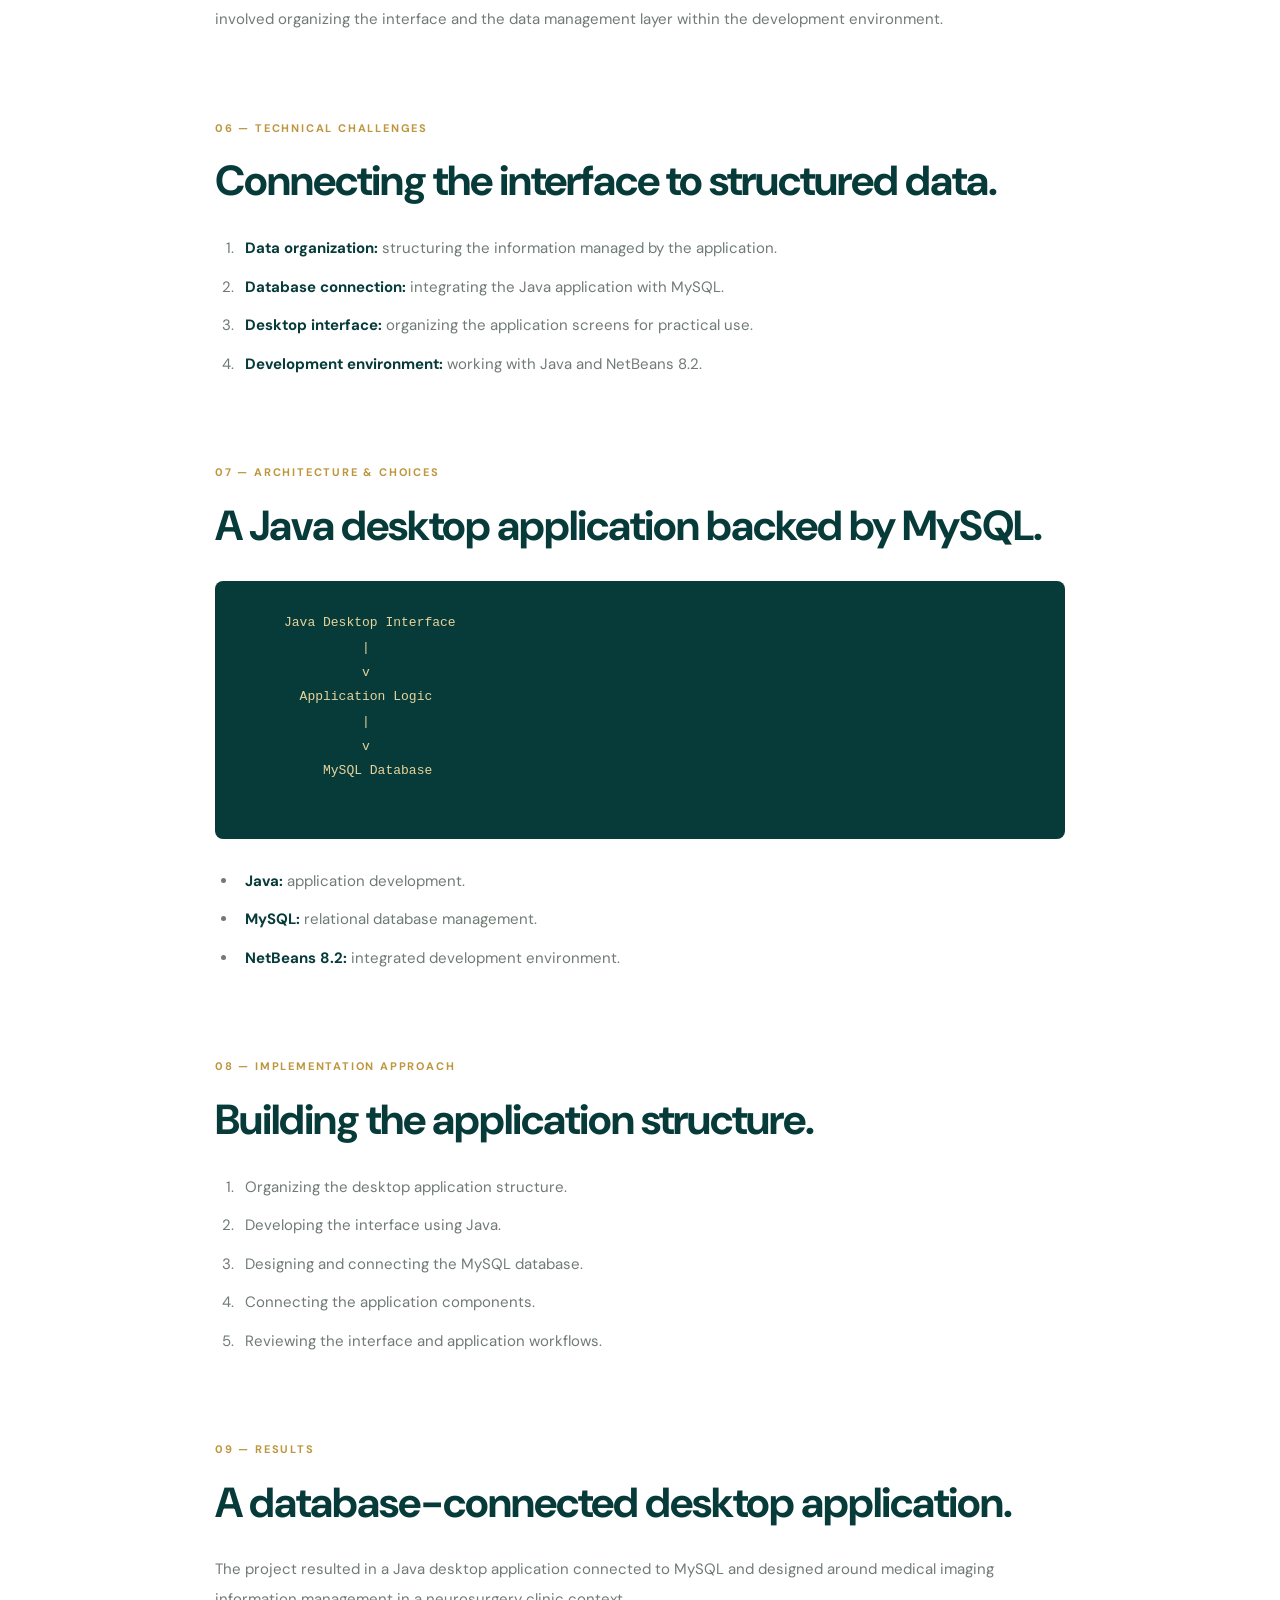
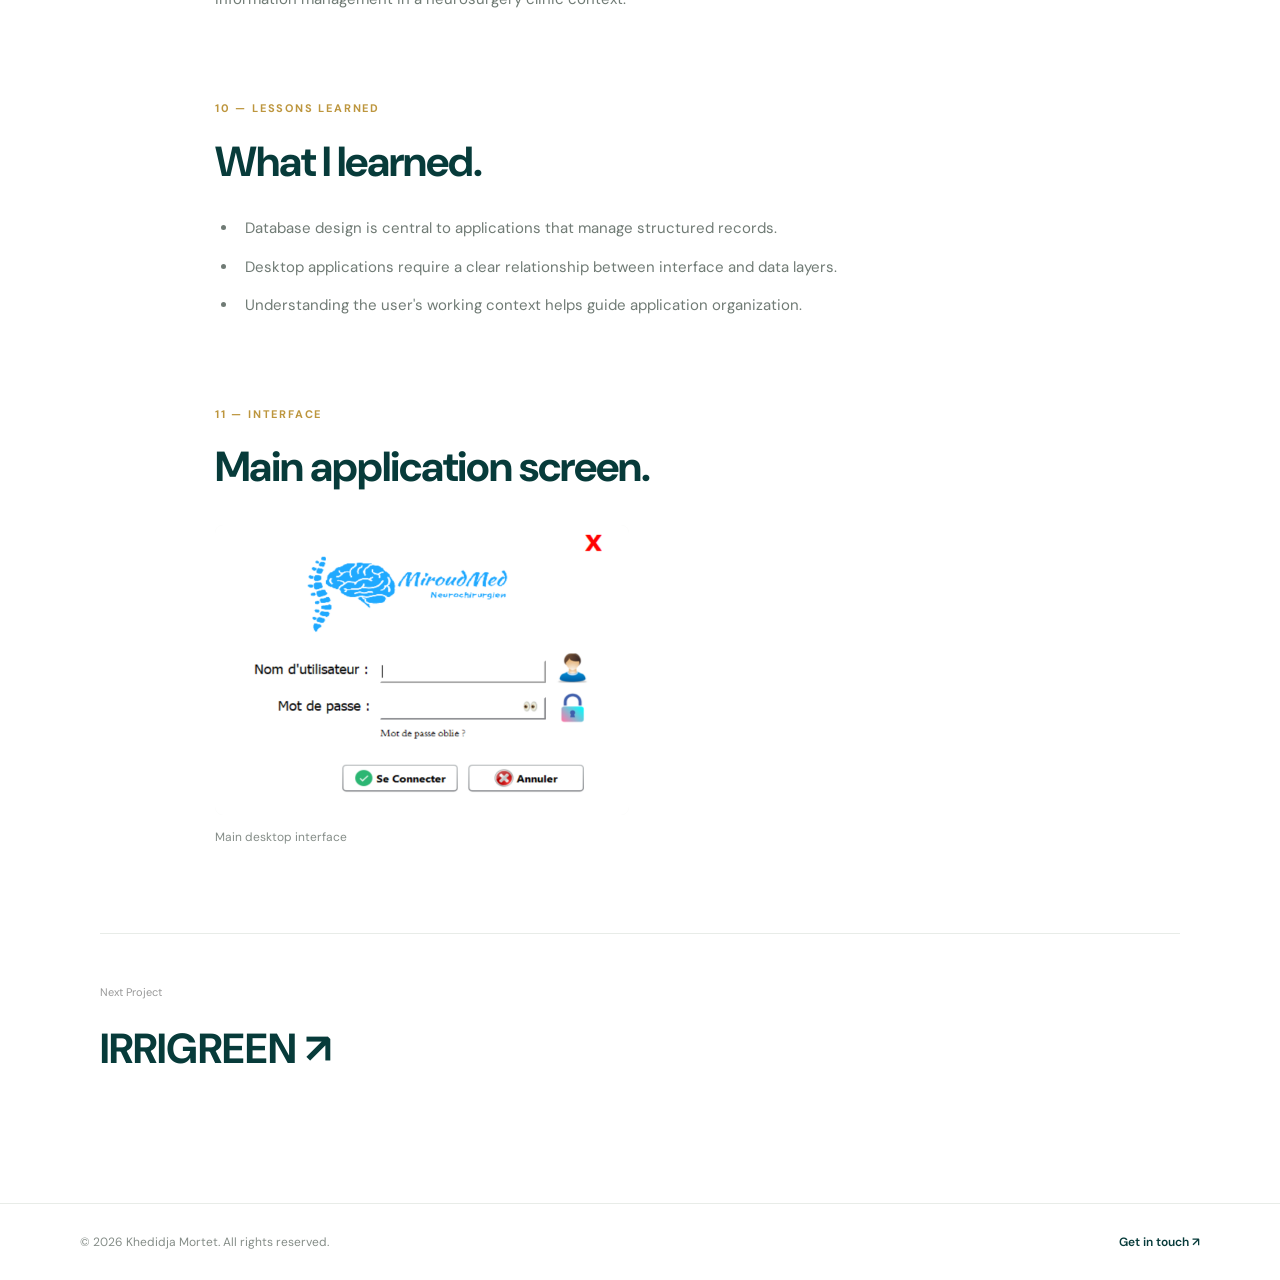
<file: projects/medical-imaging.html>
<!DOCTYPE html>
<html lang="en">
<head>
  <meta charset="UTF-8">
  <meta name="viewport" content="width=device-width, initial-scale=1.0">
  <meta name="description" content="Medical Imaging Management — A Java desktop application for medical information management.">
  <title>Medical Imaging Management — Khedidja Mortet</title>
  <link rel="stylesheet" href="../css/style.css">
  <script src="../js/script.js" defer></script>
</head>
<body>

<header class="site-header">
  <a href="../index.html" class="logo">KM<span>.</span></a>
  <nav class="main-nav">
    <a href="../index.html">Home</a>
    <a href="../portfolio/index.html">Work</a>
    <a href="../index.html#about">About</a>
    <a href="../index.html#contact">Contact</a>
  </nav>
</header>

<main class="project-page">

  <div class="breadcrumbs">
    <a href="../index.html">Home</a> /
    <a href="../portfolio/index.html">Work</a> /
    <span>Medical Imaging Management</span>
  </div>

  <section class="project-intro">
    <p class="project-category">Healthcare · Desktop Software</p>
    <h1>Medical Imaging Management</h1>

    <p class="project-description">
      A desktop application developed for organizing medical images
      and related information in the context of a neurosurgery clinic.
    </p>

    <div class="project-information">
      <div><span>ROLE</span><strong>Desktop Application Development</strong></div>
      <div><span>YEAR</span><strong>2024</strong></div>
      <div><span>TYPE</span><strong>Desktop Application</strong></div>
      <div><span>STACK</span><strong>Java · MySQL · NetBeans 8.2</strong></div>
    </div>
  </section>

  <section class="project-cover">
    <img src="../assets/medical-imaging-interface.png"
         alt="Medical Imaging Management application interface">
    <p class="image-caption">Medical Imaging Management — Main interface</p>
  </section>

  <section class="project-section">
    <p class="section-label">01 — Highlights</p>
    <h2>A desktop solution for medical information.</h2>

    <div class="project-highlights">
      <article>
        <span>01</span>
        <h3>Desktop Interface</h3>
        <p>A Java-based desktop application interface.</p>
      </article>
      <article>
        <span>02</span>
        <h3>Database Integration</h3>
        <p>MySQL used to organize and manage application data.</p>
      </article>
      <article>
        <span>03</span>
        <h3>Medical Context</h3>
        <p>Designed in the context of a neurosurgery clinic.</p>
      </article>
    </div>
  </section>

  <section class="project-section project-links-section">
    <p class="section-label">02 — Links</p>
    <h2>Explore the project.</h2>
    <div class="project-actions">
      <a class="project-button"
         href="https://github.com/Mortetkhedidja/medical-imaging-management-application"
         target="_blank" rel="noopener noreferrer">GitHub Repository ↗</a>
    </div>
  </section>

  <section class="project-section">
    <p class="section-label">03 — The Problem</p>
    <h2>Organizing medical imaging information.</h2>
    <p>
      Medical environments may involve different types of information
      that need to be organized and retrieved efficiently.
      A desktop application supported by a database can provide
      a structured environment for managing these records.
    </p>
    <p>
      This project addresses that context through a Java application
      developed for medical imaging management in a neurosurgery clinic.
    </p>
  </section>

  <section class="project-section">
    <p class="section-label">04 — Requirements</p>
    <h2>Structuring the application environment.</h2>
    <ul>
      <li>Provide a desktop interface for the application.</li>
      <li>Organize medical imaging-related information.</li>
      <li>Use a database to manage application records.</li>
      <li>Develop the application using Java.</li>
      <li>Support the intended clinic context.</li>
    </ul>
  </section>

  <section class="project-section">
    <p class="section-label">05 — My Role</p>
    <h2>Developing the desktop application.</h2>
    <p>
      My work focused on developing the Java desktop application
      and connecting it to a MySQL database. The project involved
      organizing the interface and the data management layer
      within the development environment.
    </p>
  </section>

  <section class="project-section">
    <p class="section-label">06 — Technical Challenges</p>
    <h2>Connecting the interface to structured data.</h2>
    <ol>
      <li><strong>Data organization:</strong> structuring the information managed by the application.</li>
      <li><strong>Database connection:</strong> integrating the Java application with MySQL.</li>
      <li><strong>Desktop interface:</strong> organizing the application screens for practical use.</li>
      <li><strong>Development environment:</strong> working with Java and NetBeans 8.2.</li>
    </ol>
  </section>

  <section class="project-section">
    <p class="section-label">07 — Architecture & Choices</p>
    <h2>A Java desktop application backed by MySQL.</h2>

    <pre class="architecture-diagram">
     Java Desktop Interface
               |
               v
       Application Logic
               |
               v
          MySQL Database
    </pre>

    <ul>
      <li><strong>Java:</strong> application development.</li>
      <li><strong>MySQL:</strong> relational database management.</li>
      <li><strong>NetBeans 8.2:</strong> integrated development environment.</li>
    </ul>
  </section>

  <section class="project-section">
    <p class="section-label">08 — Implementation Approach</p>
    <h2>Building the application structure.</h2>
    <ol>
      <li>Organizing the desktop application structure.</li>
      <li>Developing the interface using Java.</li>
      <li>Designing and connecting the MySQL database.</li>
      <li>Connecting the application components.</li>
      <li>Reviewing the interface and application workflows.</li>
    </ol>
  </section>

  <section class="project-section">
    <p class="section-label">09 — Results</p>
    <h2>A database-connected desktop application.</h2>
    <p>
      The project resulted in a Java desktop application connected
      to MySQL and designed around medical imaging information
      management in a neurosurgery clinic context.
    </p>
  </section>

  <section class="project-section">
    <p class="section-label">10 — Lessons Learned</p>
    <h2>What I learned.</h2>
    <ul>
      <li>Database design is central to applications that manage structured records.</li>
      <li>Desktop applications require a clear relationship between interface and data layers.</li>
      <li>Understanding the user's working context helps guide application organization.</li>
    </ul>
  </section>

  <section class="project-section">
    <p class="section-label">11 — Interface</p>
    <h2>Main application screen.</h2>
    <div class="project-gallery">
      <figure>
        <img src="../assets/medical-imaging-interface.png"
             alt="Medical Imaging Management interface">
        <figcaption>Main desktop interface</figcaption>
      </figure>
    </div>
  </section>

  <section class="next-project">
    <p>Next Project</p>
    <a href="irrigreen.html">IRRIGREEN ↗</a>
  </section>

</main>

<footer class="site-footer">
  <p>© 2026 Khedidja Mortet. All rights reserved.</p>
  <a href="mailto:mortetkhedidja@gmail.com">Get in touch ↗</a>
</footer>

</body>
</html>
</file>
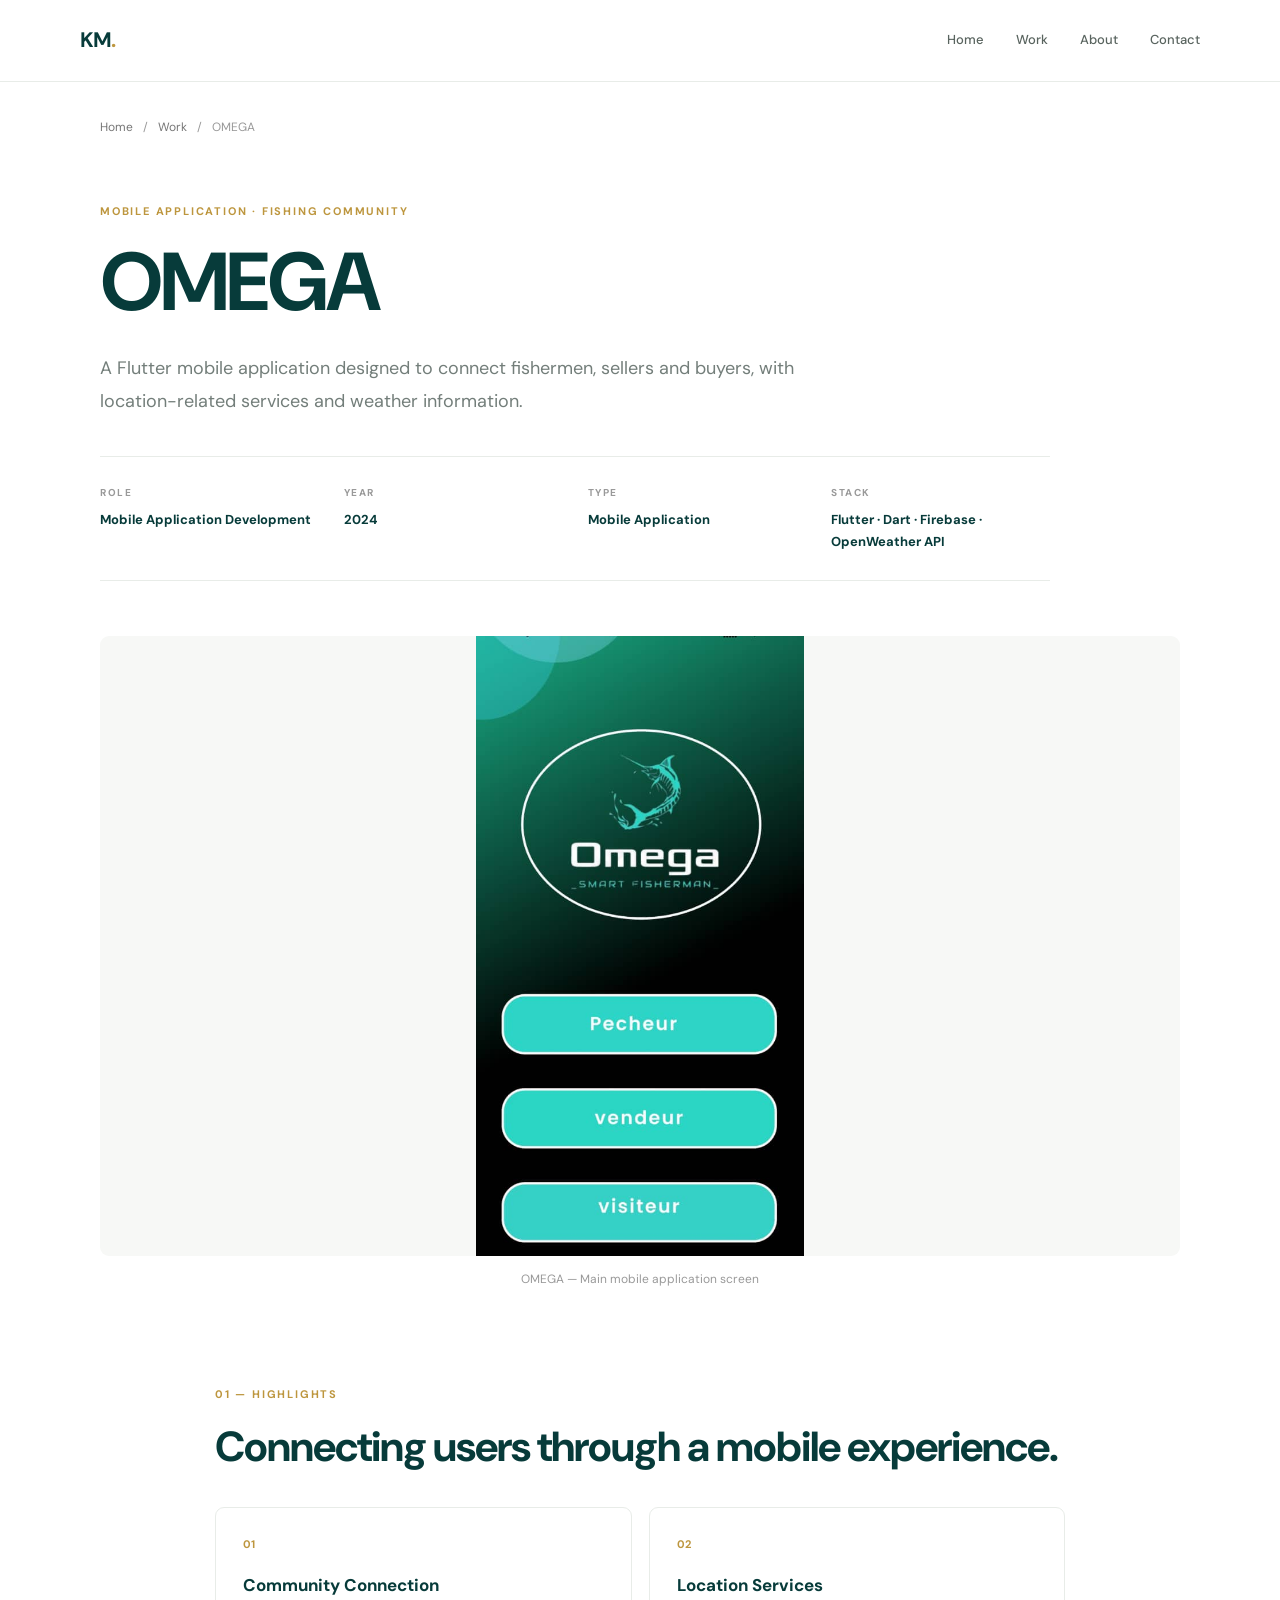
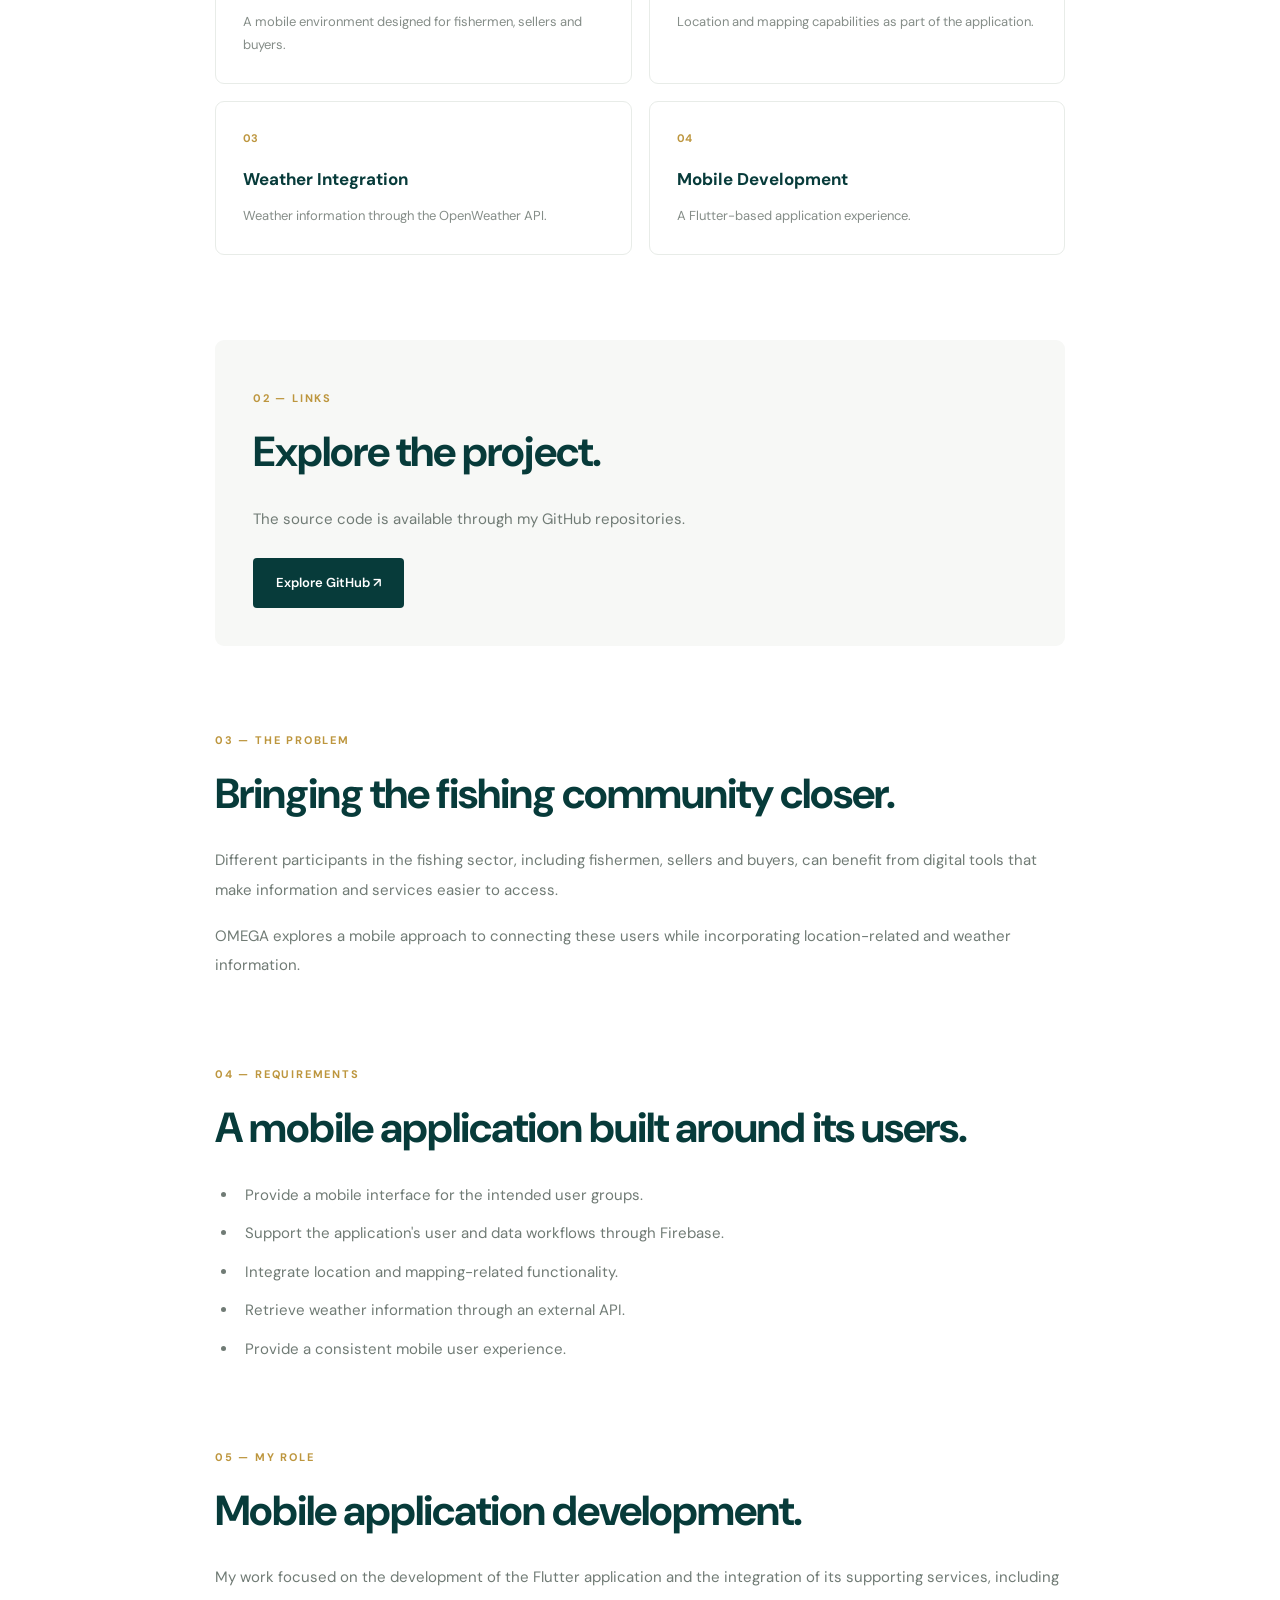
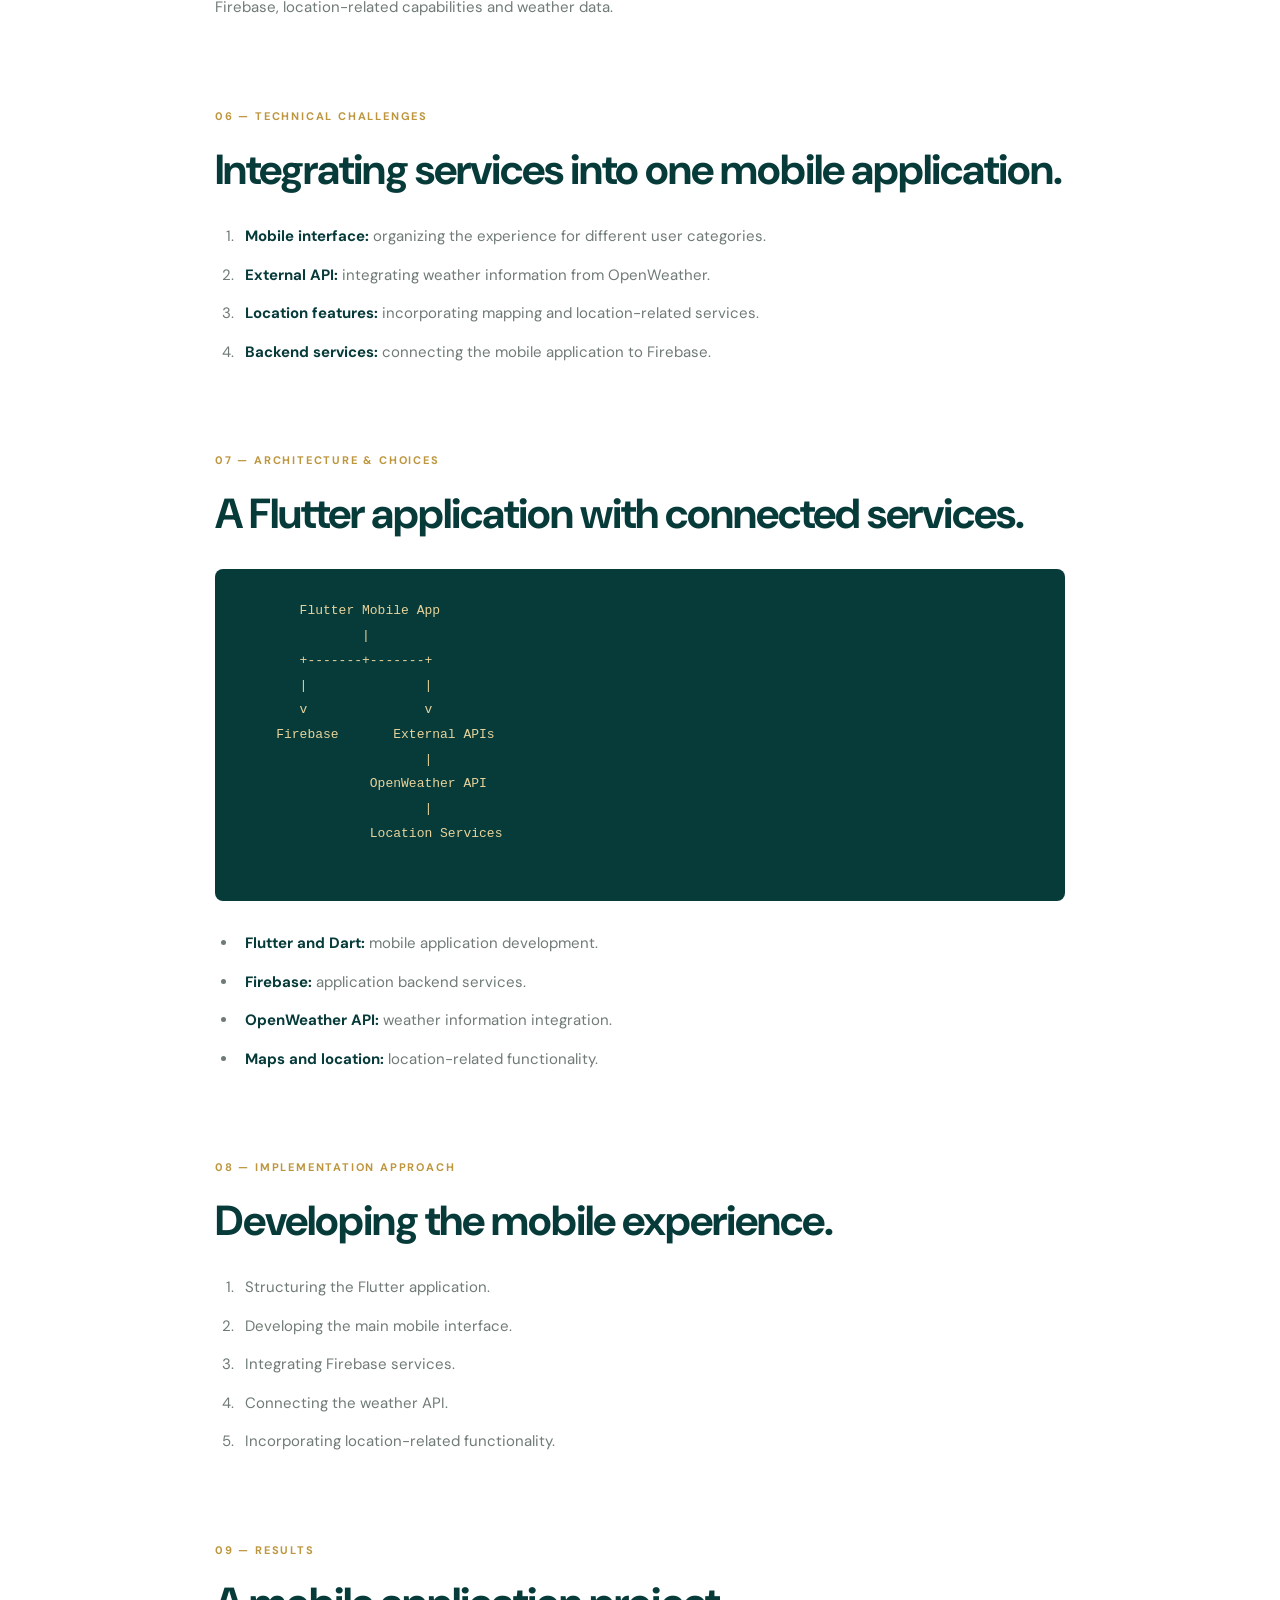
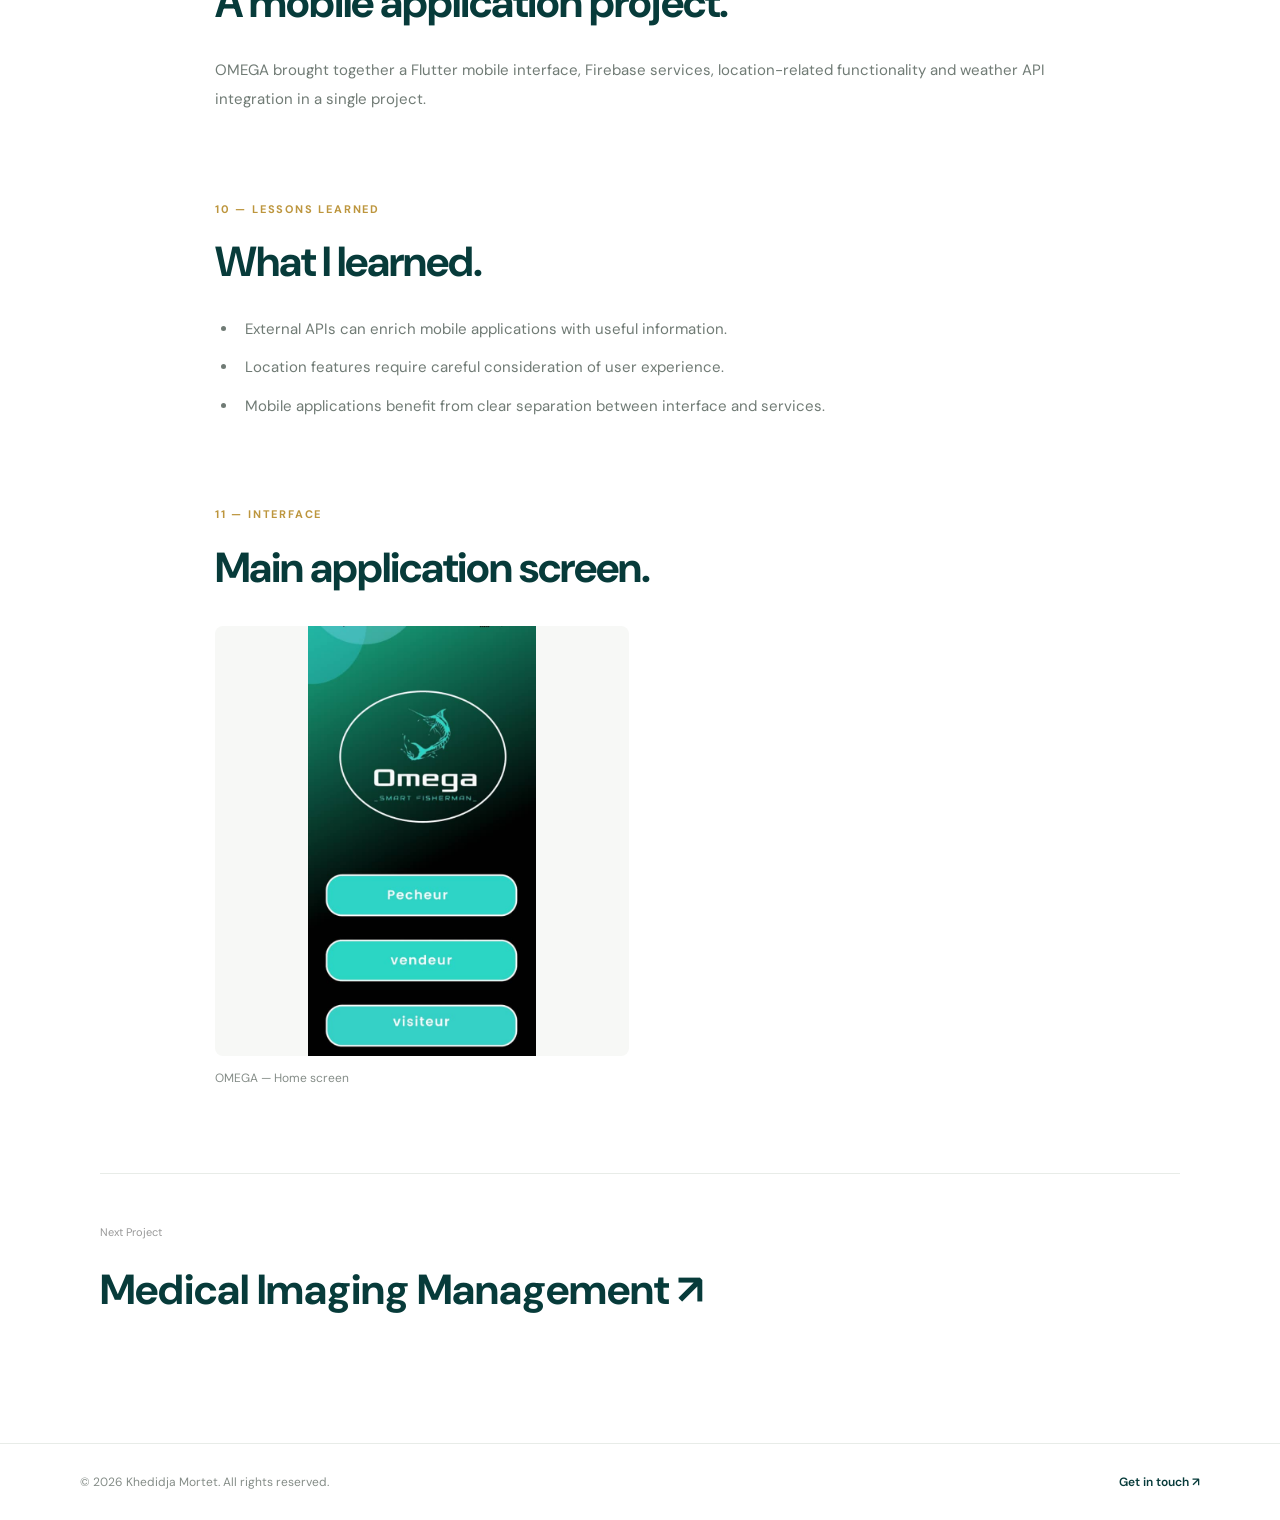
<file: projects/omega.html>
<!DOCTYPE html>
<html lang="en">
<head>
  <meta charset="UTF-8">
  <meta name="viewport" content="width=device-width, initial-scale=1.0">
  <meta name="description" content="OMEGA — A Flutter mobile application for the fishing community.">
  <title>OMEGA — Khedidja Mortet</title>
  <link rel="stylesheet" href="../css/style.css">
  <script src="../js/script.js" defer></script>
</head>
<body>

<header class="site-header">
  <a href="../index.html" class="logo">KM<span>.</span></a>
  <nav class="main-nav">
    <a href="../index.html">Home</a>
    <a href="../portfolio/index.html">Work</a>
    <a href="../index.html#about">About</a>
    <a href="../index.html#contact">Contact</a>
  </nav>
</header>

<main class="project-page">

  <div class="breadcrumbs">
    <a href="../index.html">Home</a> /
    <a href="../portfolio/index.html">Work</a> /
    <span>OMEGA</span>
  </div>

  <section class="project-intro">
    <p class="project-category">Mobile Application · Fishing Community</p>
    <h1>OMEGA</h1>

    <p class="project-description">
      A Flutter mobile application designed to connect fishermen,
      sellers and buyers, with location-related services and
      weather information.
    </p>

    <div class="project-information">
      <div><span>ROLE</span><strong>Mobile Application Development</strong></div>
      <div><span>YEAR</span><strong>2024</strong></div>
      <div><span>TYPE</span><strong>Mobile Application</strong></div>
      <div><span>STACK</span><strong>Flutter · Dart · Firebase · OpenWeather API</strong></div>
    </div>
  </section>

  <section class="project-cover">
    <img src="../assets/omegahome.png" alt="OMEGA mobile application home screen">
    <p class="image-caption">OMEGA — Main mobile application screen</p>
  </section>

  <section class="project-section">
    <p class="section-label">01 — Highlights</p>
    <h2>Connecting users through a mobile experience.</h2>

    <div class="project-highlights">
      <article>
        <span>01</span>
        <h3>Community Connection</h3>
        <p>A mobile environment designed for fishermen, sellers and buyers.</p>
      </article>
      <article>
        <span>02</span>
        <h3>Location Services</h3>
        <p>Location and mapping capabilities as part of the application.</p>
      </article>
      <article>
        <span>03</span>
        <h3>Weather Integration</h3>
        <p>Weather information through the OpenWeather API.</p>
      </article>
      <article>
        <span>04</span>
        <h3>Mobile Development</h3>
        <p>A Flutter-based application experience.</p>
      </article>
    </div>
  </section>

  <section class="project-section project-links-section">
    <p class="section-label">02 — Links</p>
    <h2>Explore the project.</h2>
    <p>The source code is available through my GitHub repositories.</p>
    <div class="project-actions">
      <a class="project-button"
         href="https://github.com/Mortetkhedidja?tab=repositories"
         target="_blank" rel="noopener noreferrer">Explore GitHub ↗</a>
    </div>
  </section>

  <section class="project-section">
    <p class="section-label">03 — The Problem</p>
    <h2>Bringing the fishing community closer.</h2>
    <p>
      Different participants in the fishing sector, including
      fishermen, sellers and buyers, can benefit from digital
      tools that make information and services easier to access.
    </p>
    <p>
      OMEGA explores a mobile approach to connecting these users
      while incorporating location-related and weather information.
    </p>
  </section>

  <section class="project-section">
    <p class="section-label">04 — Requirements</p>
    <h2>A mobile application built around its users.</h2>
    <ul>
      <li>Provide a mobile interface for the intended user groups.</li>
      <li>Support the application's user and data workflows through Firebase.</li>
      <li>Integrate location and mapping-related functionality.</li>
      <li>Retrieve weather information through an external API.</li>
      <li>Provide a consistent mobile user experience.</li>
    </ul>
  </section>

  <section class="project-section">
    <p class="section-label">05 — My Role</p>
    <h2>Mobile application development.</h2>
    <p>
      My work focused on the development of the Flutter application
      and the integration of its supporting services, including
      Firebase, location-related capabilities and weather data.
    </p>
  </section>

  <section class="project-section">
    <p class="section-label">06 — Technical Challenges</p>
    <h2>Integrating services into one mobile application.</h2>
    <ol>
      <li><strong>Mobile interface:</strong> organizing the experience for different user categories.</li>
      <li><strong>External API:</strong> integrating weather information from OpenWeather.</li>
      <li><strong>Location features:</strong> incorporating mapping and location-related services.</li>
      <li><strong>Backend services:</strong> connecting the mobile application to Firebase.</li>
    </ol>
  </section>

  <section class="project-section">
    <p class="section-label">07 — Architecture & Choices</p>
    <h2>A Flutter application with connected services.</h2>

    <pre class="architecture-diagram">
       Flutter Mobile App
               |
       +-------+-------+
       |               |
       v               v
    Firebase       External APIs
                       |
                OpenWeather API
                       |
                Location Services
    </pre>

    <ul>
      <li><strong>Flutter and Dart:</strong> mobile application development.</li>
      <li><strong>Firebase:</strong> application backend services.</li>
      <li><strong>OpenWeather API:</strong> weather information integration.</li>
      <li><strong>Maps and location:</strong> location-related functionality.</li>
    </ul>
  </section>

  <section class="project-section">
    <p class="section-label">08 — Implementation Approach</p>
    <h2>Developing the mobile experience.</h2>
    <ol>
      <li>Structuring the Flutter application.</li>
      <li>Developing the main mobile interface.</li>
      <li>Integrating Firebase services.</li>
      <li>Connecting the weather API.</li>
      <li>Incorporating location-related functionality.</li>
    </ol>
  </section>

  <section class="project-section">
    <p class="section-label">09 — Results</p>
    <h2>A mobile application project.</h2>
    <p>
      OMEGA brought together a Flutter mobile interface, Firebase
      services, location-related functionality and weather API
      integration in a single project.
    </p>
  </section>

  <section class="project-section">
    <p class="section-label">10 — Lessons Learned</p>
    <h2>What I learned.</h2>
    <ul>
      <li>External APIs can enrich mobile applications with useful information.</li>
      <li>Location features require careful consideration of user experience.</li>
      <li>Mobile applications benefit from clear separation between interface and services.</li>
    </ul>
  </section>

  <section class="project-section">
    <p class="section-label">11 — Interface</p>
    <h2>Main application screen.</h2>
    <div class="project-gallery">
      <figure>
        <img src="../assets/omegahome.png" alt="OMEGA main application screen">
        <figcaption>OMEGA — Home screen</figcaption>
      </figure>
    </div>
  </section>

  <section class="next-project">
    <p>Next Project</p>
    <a href="medical-imaging.html">Medical Imaging Management ↗</a>
  </section>

</main>

<footer class="site-footer">
  <p>© 2026 Khedidja Mortet. All rights reserved.</p>
  <a href="mailto:mortetkhedidja@gmail.com">Get in touch ↗</a>
</footer>

</body>
</html>
</file>
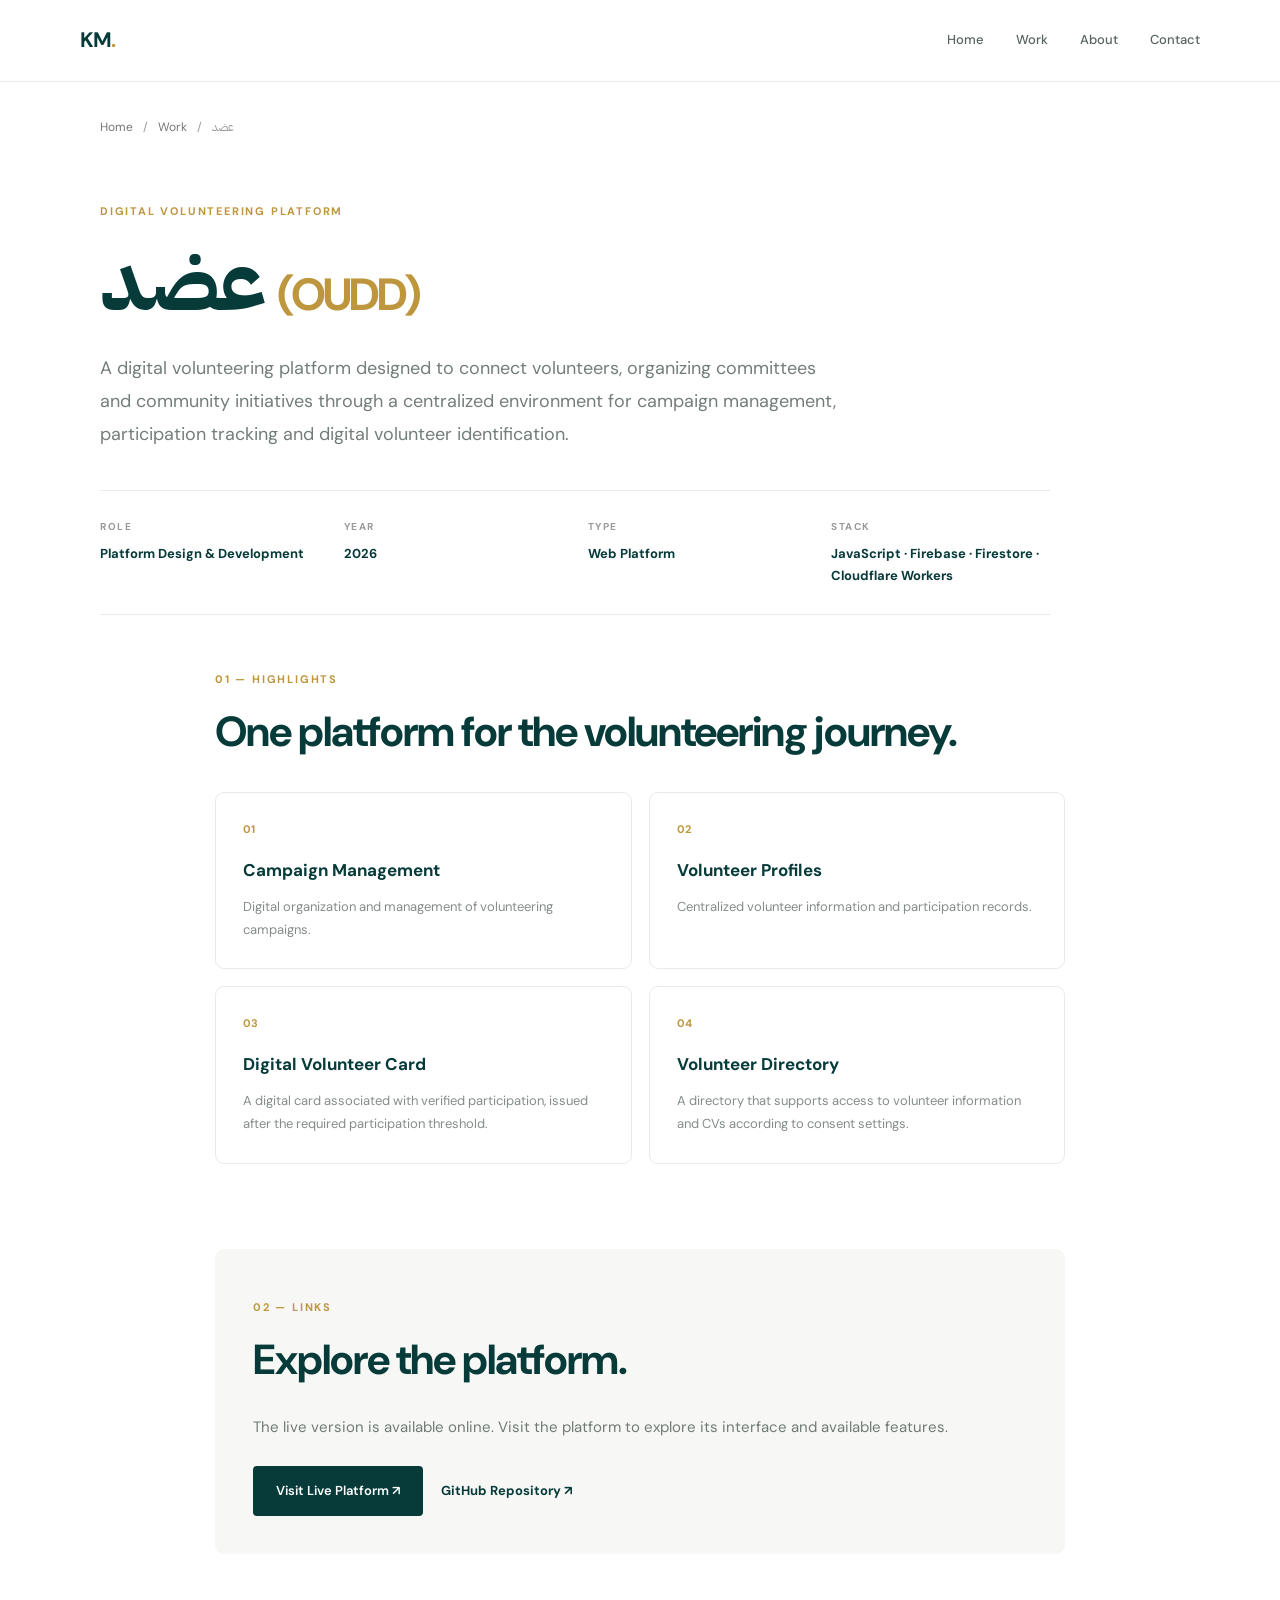
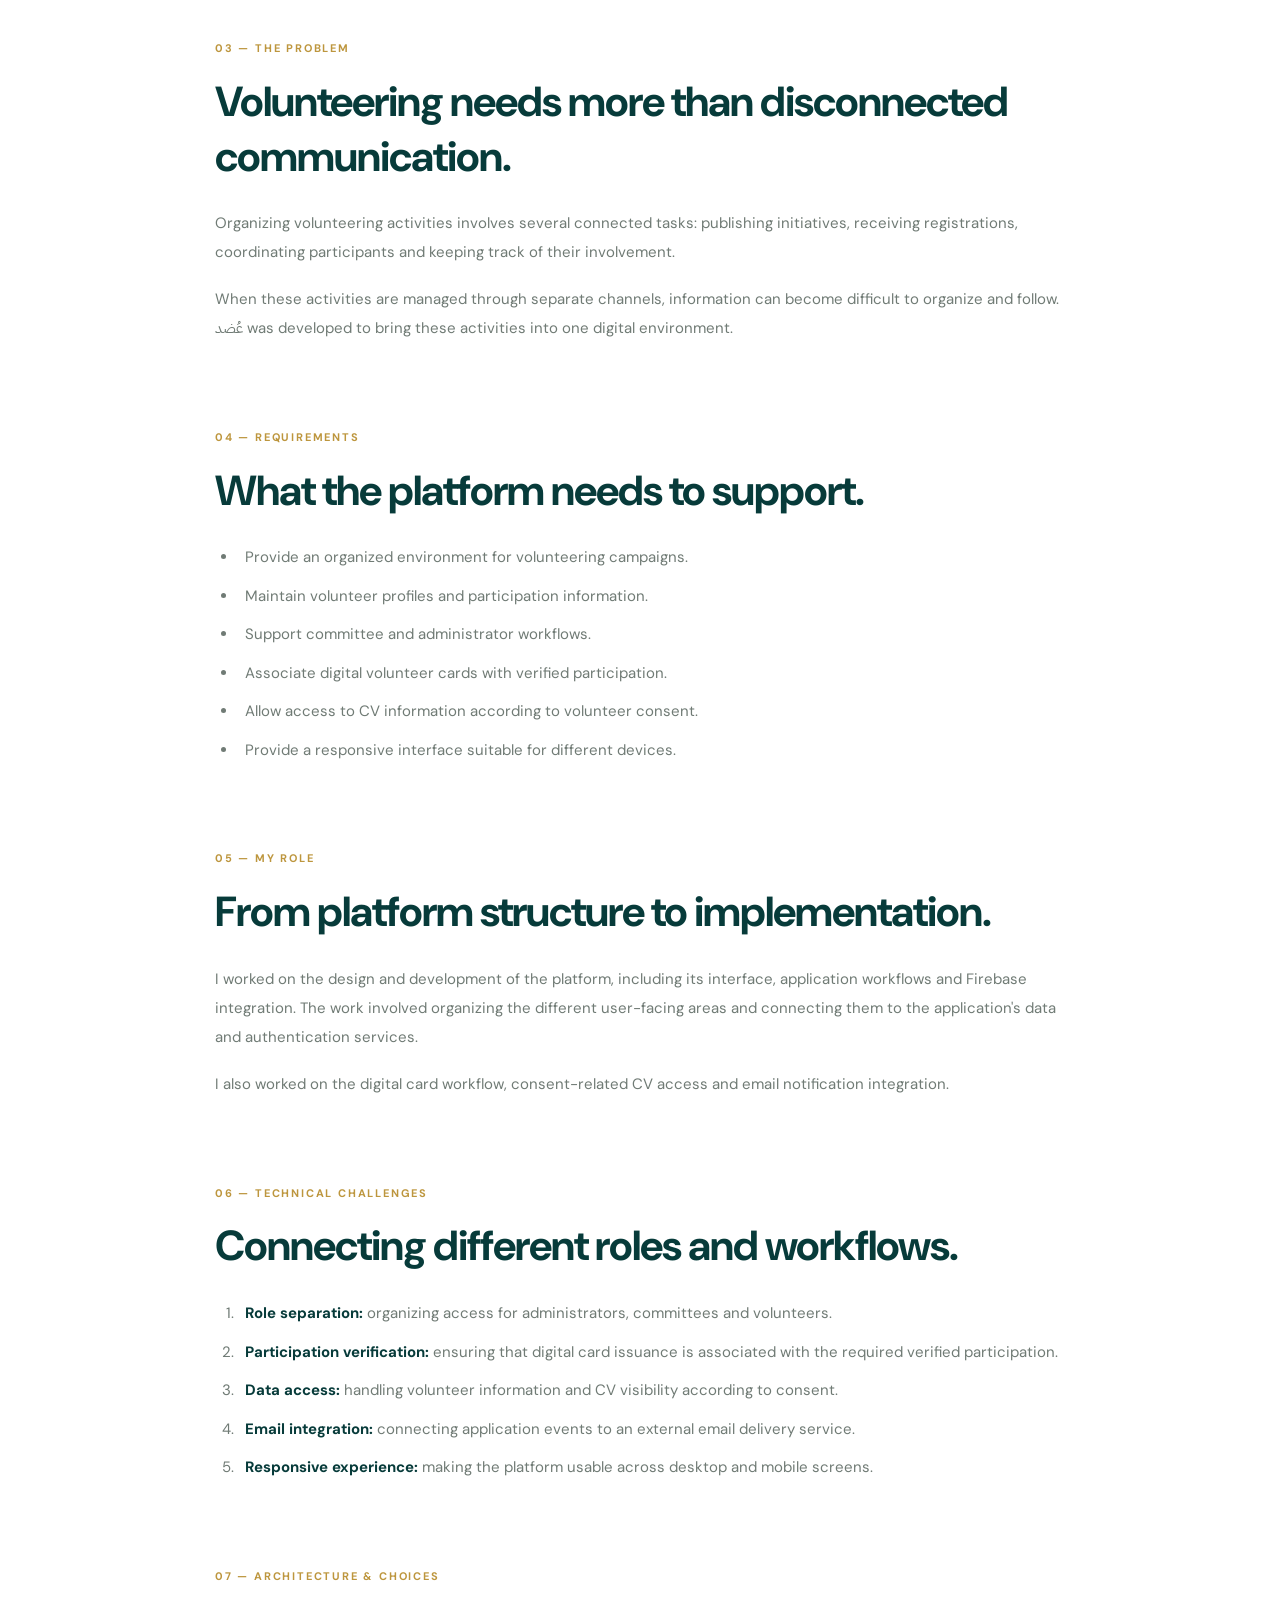
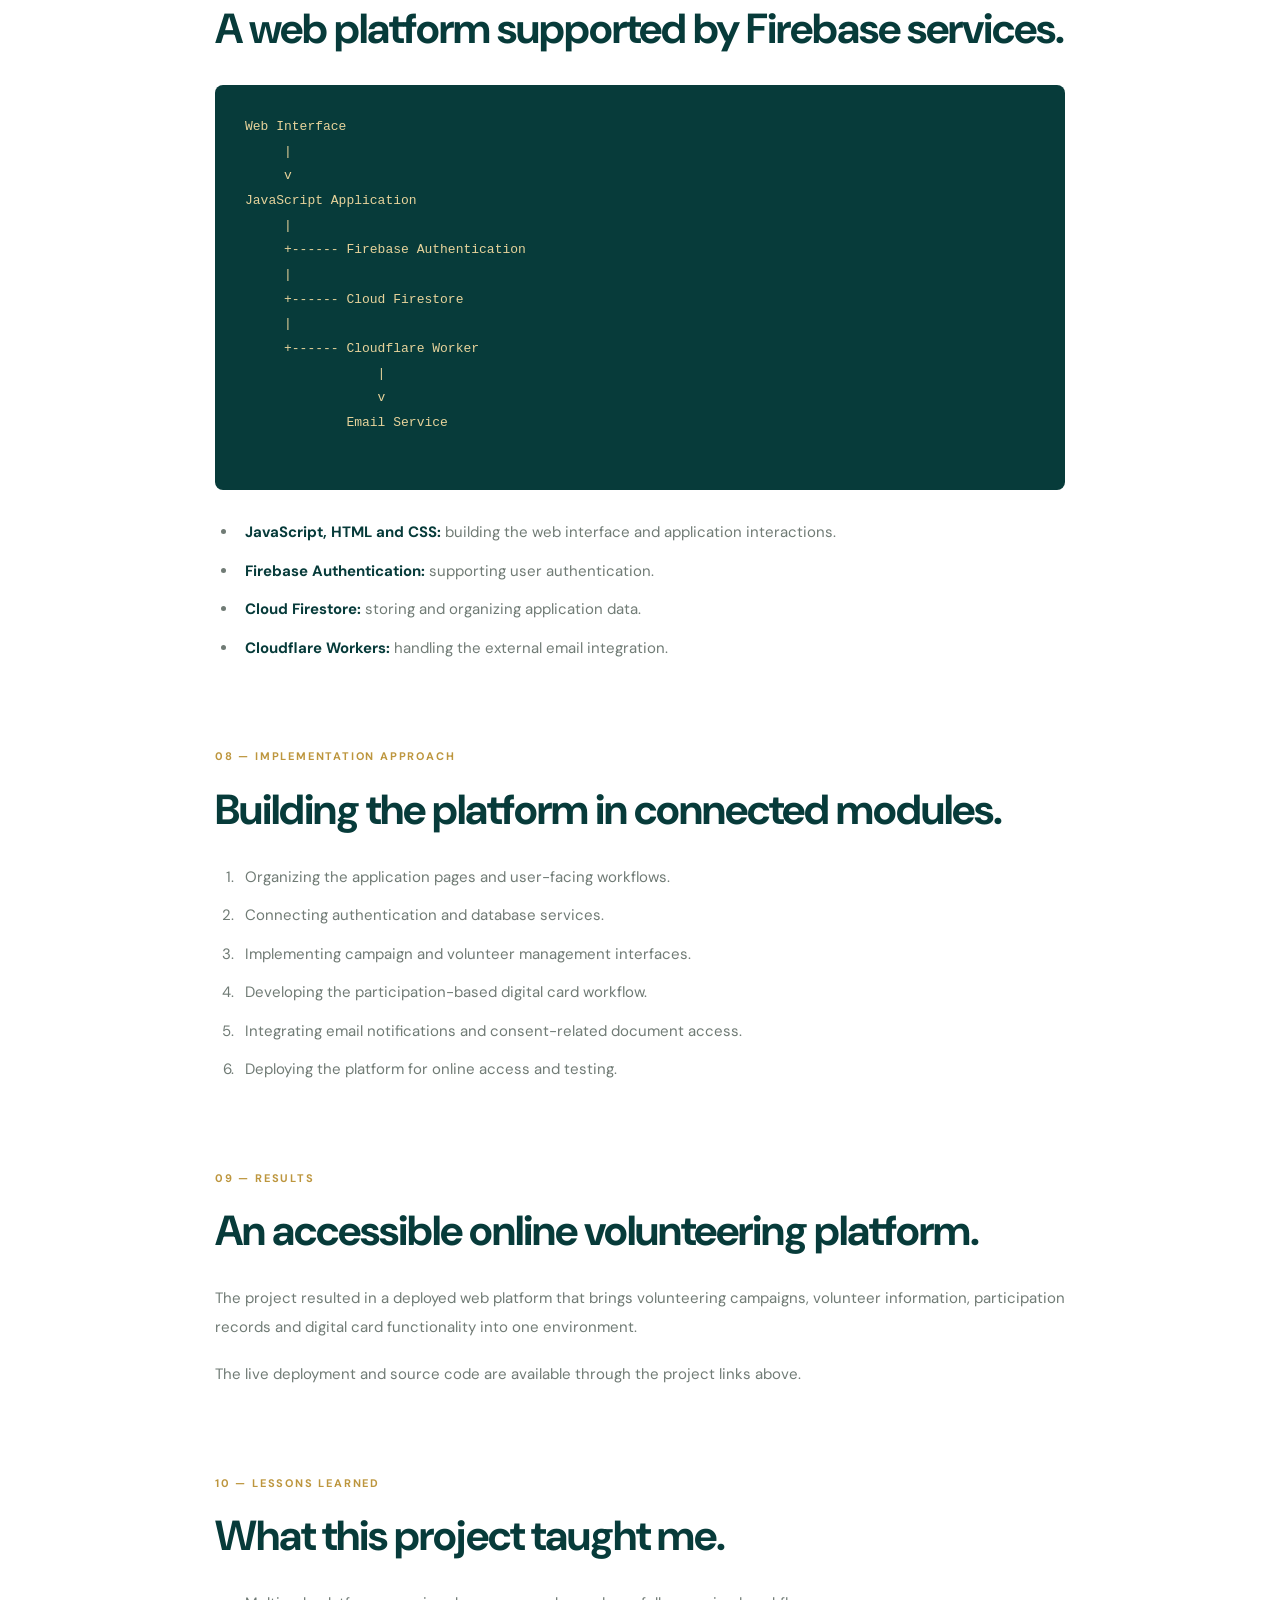
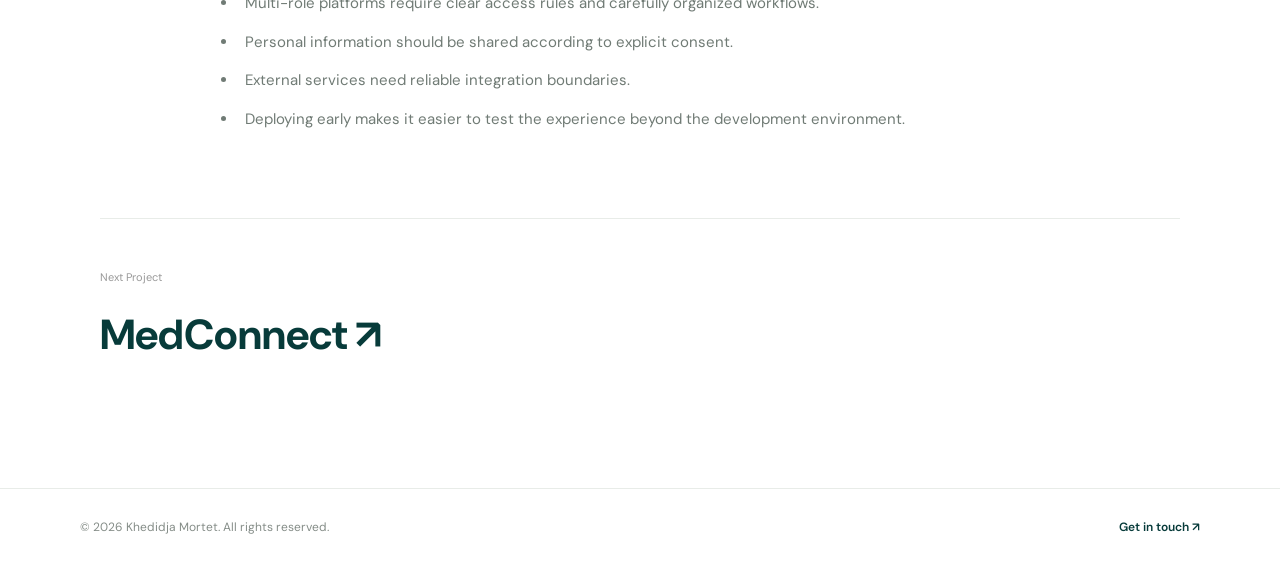
<file: projects/oudd.html>
<!DOCTYPE html>
<html lang="en">
<head>
  <meta charset="UTF-8">
  <meta name="viewport" content="width=device-width, initial-scale=1.0">
  <meta name="description" content="عُضد (OUDD) — A digital volunteering platform developed by Khedidja Mortet.">
  <title>عضد (OUDD) — Khedidja Mortet</title>
  <link rel="stylesheet" href="../css/style.css">
  <script src="../js/script.js" defer></script>
</head>
<body>

<header class="site-header">
  <a href="../index.html" class="logo">KM<span>.</span></a>
  <nav class="main-nav">
    <a href="../index.html">Home</a>
    <a href="../portfolio/index.html">Work</a>
    <a href="../index.html#about">About</a>
    <a href="../index.html#contact">Contact</a>
  </nav>
</header>

<main class="project-page">

  <div class="breadcrumbs">
    <a href="../index.html">Home</a> /
    <a href="../portfolio/index.html">Work</a> /
    <span>عضد      </span>
  </div>

  <section class="project-intro">
    <p class="project-category">Digital Volunteering Platform</p>
    <h1>عضد     <span>(OUDD)</span></h1>

    <p class="project-description">
      A digital volunteering platform designed to connect volunteers,
      organizing committees and community initiatives through a
      centralized environment for campaign management, participation
      tracking and digital volunteer identification.
    </p>

    <div class="project-information">
      <div><span>ROLE</span><strong>Platform Design & Development</strong></div>
      <div><span>YEAR</span><strong>2026</strong></div>
      <div><span>TYPE</span><strong>Web Platform</strong></div>
      <div><span>STACK</span><strong>JavaScript · Firebase · Firestore · Cloudflare Workers</strong></div>
    </div>
  </section>

  <section class="project-section">
    <p class="section-label">01 — Highlights</p>
    <h2>One platform for the volunteering journey.</h2>

    <div class="project-highlights">
      <article>
        <span>01</span>
        <h3>Campaign Management</h3>
        <p>Digital organization and management of volunteering campaigns.</p>
      </article>
      <article>
        <span>02</span>
        <h3>Volunteer Profiles</h3>
        <p>Centralized volunteer information and participation records.</p>
      </article>
      <article>
        <span>03</span>
        <h3>Digital Volunteer Card</h3>
        <p>A digital card associated with verified participation, issued after the required participation threshold.</p>
      </article>
      <article>
        <span>04</span>
        <h3>Volunteer Directory</h3>
        <p>A directory that supports access to volunteer information and CVs according to consent settings.</p>
      </article>
    </div>
  </section>

  <section class="project-section project-links-section">
    <p class="section-label">02 — Links</p>
    <h2>Explore the platform.</h2>
    <p>
      The live version is available online. Visit the platform to
      explore its interface and available features.
    </p>
    <div class="project-actions">
      <a class="project-button" href="https://oud-platform-613fe.web.app"
         target="_blank" rel="noopener noreferrer">Visit Live Platform ↗</a>
      <a class="project-text-link" href="https://github.com/Mortetkhedidja/OUD"
         target="_blank" rel="noopener noreferrer">GitHub Repository ↗</a>
    </div>
  </section>

  <section class="project-section">
    <p class="section-label">03 — The Problem</p>
    <h2>Volunteering needs more than disconnected communication.</h2>
    <p>
      Organizing volunteering activities involves several connected
      tasks: publishing initiatives, receiving registrations,
      coordinating participants and keeping track of their involvement.
    </p>
    <p>
      When these activities are managed through separate channels,
      information can become difficult to organize and follow.
      عُضد was developed to bring these activities into one digital
      environment.
    </p>
  </section>

  <section class="project-section">
    <p class="section-label">04 — Requirements</p>
    <h2>What the platform needs to support.</h2>
    <ul>
      <li>Provide an organized environment for volunteering campaigns.</li>
      <li>Maintain volunteer profiles and participation information.</li>
      <li>Support committee and administrator workflows.</li>
      <li>Associate digital volunteer cards with verified participation.</li>
      <li>Allow access to CV information according to volunteer consent.</li>
      <li>Provide a responsive interface suitable for different devices.</li>
    </ul>
  </section>

  <section class="project-section">
    <p class="section-label">05 — My Role</p>
    <h2>From platform structure to implementation.</h2>
    <p>
      I worked on the design and development of the platform,
      including its interface, application workflows and Firebase
      integration. The work involved organizing the different
      user-facing areas and connecting them to the application's
      data and authentication services.
    </p>
    <p>
      I also worked on the digital card workflow, consent-related
      CV access and email notification integration.
    </p>
  </section>

  <section class="project-section">
    <p class="section-label">06 — Technical Challenges</p>
    <h2>Connecting different roles and workflows.</h2>

    <ol>
      <li><strong>Role separation:</strong> organizing access for administrators, committees and volunteers.</li>
      <li><strong>Participation verification:</strong> ensuring that digital card issuance is associated with the required verified participation.</li>
      <li><strong>Data access:</strong> handling volunteer information and CV visibility according to consent.</li>
      <li><strong>Email integration:</strong> connecting application events to an external email delivery service.</li>
      <li><strong>Responsive experience:</strong> making the platform usable across desktop and mobile screens.</li>
    </ol>
  </section>

  <section class="project-section">
    <p class="section-label">07 — Architecture & Choices</p>
    <h2>A web platform supported by Firebase services.</h2>

    <pre class="architecture-diagram">
Web Interface
     |
     v
JavaScript Application
     |
     +------ Firebase Authentication
     |
     +------ Cloud Firestore
     |
     +------ Cloudflare Worker
                 |
                 v
             Email Service
    </pre>

    <ul>
      <li><strong>JavaScript, HTML and CSS:</strong> building the web interface and application interactions.</li>
      <li><strong>Firebase Authentication:</strong> supporting user authentication.</li>
      <li><strong>Cloud Firestore:</strong> storing and organizing application data.</li>
      <li><strong>Cloudflare Workers:</strong> handling the external email integration.</li>
    </ul>
  </section>

  <section class="project-section">
    <p class="section-label">08 — Implementation Approach</p>
    <h2>Building the platform in connected modules.</h2>
    <ol>
      <li>Organizing the application pages and user-facing workflows.</li>
      <li>Connecting authentication and database services.</li>
      <li>Implementing campaign and volunteer management interfaces.</li>
      <li>Developing the participation-based digital card workflow.</li>
      <li>Integrating email notifications and consent-related document access.</li>
      <li>Deploying the platform for online access and testing.</li>
    </ol>
  </section>

  <section class="project-section">
    <p class="section-label">09 — Results</p>
    <h2>An accessible online volunteering platform.</h2>
    <p>
      The project resulted in a deployed web platform that brings
      volunteering campaigns, volunteer information, participation
      records and digital card functionality into one environment.
    </p>
    <p>
      The live deployment and source code are available through
      the project links above.
    </p>
  </section>

  <section class="project-section">
    <p class="section-label">10 — Lessons Learned</p>
    <h2>What this project taught me.</h2>
    <ul>
      <li>Multi-role platforms require clear access rules and carefully organized workflows.</li>
      <li>Personal information should be shared according to explicit consent.</li>
      <li>External services need reliable integration boundaries.</li>
      <li>Deploying early makes it easier to test the experience beyond the development environment.</li>
    </ul>
  </section>

  <section class="next-project">
    <p>Next Project</p>
    <a href="medconnect.html">MedConnect ↗</a>
  </section>

</main>

<footer class="site-footer">
  <p>© 2026 Khedidja Mortet. All rights reserved.</p>
  <a href="mailto:mortetkhedidja@gmail.com">Get in touch ↗</a>
</footer>

</body>
</html>
</file>
<file: css/style.css>
@import url('https://fonts.googleapis.com/css2?family=DM+Sans:wght@400;500;600;700&family=IBM+Plex+Sans+Arabic:wght@400;500;600;700&display=swap');

/* =====================================
   1. GLOBAL SETTINGS
===================================== */

:root {
  --bg: #ffffff;
  --surface: #f7f8f6;
  --surface-dark: #073b3a;
  --text: #183b38;
  --muted: #737e7a;
  --accent: #bd963e;
  --line: #e8ece8;
  --max: 1120px;
  --radius: 12px;
}

* {
  box-sizing: border-box;
}

html {
  scroll-behavior: smooth;
}

body {
  margin: 0;
  background: var(--bg);
  color: var(--text);
  font-family: "DM Sans", "IBM Plex Sans Arabic", sans-serif;
  line-height: 1.7;
}

body[dir="rtl"] {
  font-family: "IBM Plex Sans Arabic", "DM Sans", sans-serif;
}

a {
  color: inherit;
  text-decoration: none;
}

img {
  max-width: 100%;
}

button {
  font: inherit;
}

main {
  min-height: 70vh;
}

.container {
  width: min(var(--max), calc(100% - 48px));
  margin-inline: auto;
}

/* =====================================
   2. HEADER & NAVIGATION
===================================== */

.site-header {
  width: 100%;
  min-height: 82px;
  padding: 0 max(calc((100% - var(--max)) / 2), 24px);
  display: flex;
  align-items: center;
  justify-content: space-between;
  gap: 25px;
  background: #fff;
  border-bottom: 1px solid var(--line);
  position: relative;
  z-index: 20;
}

.logo,
.brand {
  font-size: 21px;
  font-weight: 700;
  letter-spacing: -1px;
  color: var(--surface-dark);
  white-space: nowrap;
}

.logo span,
.brand span {
  color: var(--accent);
}

.main-nav,
.nav-links {
  display: flex;
  align-items: center;
  gap: 32px;
}

.main-nav a,
.nav-links a {
  color: #59645f;
  font-size: 13px;
  font-weight: 500;
  transition: color .2s ease;
}

.main-nav a:hover,
.nav-links a:hover {
  color: var(--accent);
}

.nav {
  display: flex;
  align-items: center;
  justify-content: space-between;
  gap: 24px;
  width: 100%;
}

.nav-actions {
  display: flex;
  align-items: center;
  gap: 12px;
}

.lang-btn,
.menu-btn {
  border: 1px solid var(--line);
  background: #fff;
  color: var(--text);
  padding: 8px 13px;
  border-radius: 30px;
  cursor: pointer;
}

.menu-btn {
  display: none;
}

/* =====================================
   3. HOME PAGE
===================================== */

.hero {
  max-width: 900px;
  padding: 120px 0 100px;
}

.eyebrow {
  color: var(--accent);
  font-size: 11px;
  letter-spacing: 2px;
  text-transform: uppercase;
  font-weight: 700;
}

.hero h1 {
  font-size: clamp(42px, 7vw, 76px);
  line-height: 1.12;
  letter-spacing: -3px;
  margin: 18px 0 24px;
  color: var(--surface-dark);
}

.hero h1 .muted {
  color: #8d9993;
}

.hero p {
  color: var(--muted);
  font-size: 18px;
  max-width: 700px;
  margin: 0;
}

.hero-actions {
  display: flex;
  gap: 14px;
  flex-wrap: wrap;
  margin-top: 32px;
}

.btn {
  display: inline-flex;
  align-items: center;
  justify-content: center;
  padding: 13px 21px;
  border-radius: 4px;
  background: var(--surface-dark);
  color: #fff;
  font-weight: 600;
  font-size: 13px;
  transition: .25s;
}

.btn:hover {
  background: #105b55;
  transform: translateY(-2px);
}

.btn.secondary {
  background: transparent;
  border: 1px solid var(--line);
  color: var(--text);
}

.btn.secondary:hover {
  border-color: var(--accent);
  color: var(--accent);
}

.section-head {
  display: flex;
  align-items: end;
  justify-content: space-between;
  gap: 20px;
  margin-bottom: 28px;
}

.section-head h2 {
  font-size: 30px;
  margin: 0;
  color: var(--surface-dark);
}

.section-head p {
  color: var(--muted);
  margin: 0;
  font-size: 14px;
}

.home-links {
  padding: 0 0 100px;
}

.link-grid {
  display: grid;
  grid-template-columns: repeat(3, 1fr);
  gap: 16px;
}

.link-card {
  border: 1px solid var(--line);
  background: #fff;
  padding: 25px;
  border-radius: var(--radius);
  transition: .25s;
}

.link-card:hover {
  border-color: var(--accent);
  transform: translateY(-4px);
}

.link-card small {
  color: var(--accent);
  font-size: 11px;
  letter-spacing: 1px;
  text-transform: uppercase;
}

.link-card h3 {
  margin: 9px 0 5px;
  font-size: 18px;
  color: var(--surface-dark);
}

.link-card p {
  margin: 0;
  color: var(--muted);
  font-size: 13px;
}

/* =====================================
   4. PORTFOLIO PAGE
===================================== */

.page-intro {
  padding: 85px 0 45px;
}

.page-intro h1 {
  font-size: clamp(40px, 6vw, 66px);
  line-height: 1.1;
  letter-spacing: -2px;
  margin: 14px 0;
  color: var(--surface-dark);
}

.page-intro p {
  max-width: 680px;
  color: var(--muted);
  font-size: 16px;
}

.project-list {
  padding: 10px 0 100px;
}

.project-row {
  display: grid;
  grid-template-columns: minmax(250px, .92fr) 1.08fr;
  gap: 38px;
  align-items: center;
  padding: 35px 0;
  border-top: 1px solid var(--line);
}

.project-row:last-child {
  border-bottom: 1px solid var(--line);
}

.project-thumb {
  aspect-ratio: 16 / 10;
  border: 1px solid var(--line);
  border-radius: 10px;
  overflow: hidden;
  background: var(--surface);
  display: flex;
  align-items: center;
  justify-content: center;
}

.project-thumb img {
  width: 100%;
  height: 100%;
  object-fit: cover;
  display: block;
}

.thumb-placeholder {
  font-size: clamp(25px, 4vw, 42px);
  font-weight: 700;
  color: var(--surface-dark);
  letter-spacing: 1px;
}

.project-meta {
  display: flex;
  gap: 12px;
  align-items: center;
  color: var(--accent);
  font-size: 11px;
  letter-spacing: 1.3px;
  text-transform: uppercase;
}

.project-copy h2 {
  font-size: 28px;
  margin: 10px 0;
  color: var(--surface-dark);
}

.project-copy p {
  color: var(--muted);
  margin: 0 0 18px;
  max-width: 580px;
}

.tags {
  display: flex;
  gap: 8px;
  flex-wrap: wrap;
  margin-bottom: 20px;
}

.tag {
  font-size: 11px;
  color: #52615b;
  border: 1px solid var(--line);
  padding: 5px 10px;
  border-radius: 30px;
}

.text-link {
  font-size: 13px;
  font-weight: 700;
  color: var(--surface-dark);
}

.text-link:hover {
  color: var(--accent);
}

/* =====================================
   5. PROJECT CASE STUDY
===================================== */

.project-page {
  width: min(1080px, calc(100% - 48px));
  margin: auto;
  padding: 35px 0 80px;
  color: var(--text);
}

.breadcrumbs {
  display: flex;
  flex-wrap: wrap;
  gap: 10px;
  align-items: center;
  margin-bottom: 65px;
  font-size: 12px;
  color: #999;
}

.breadcrumbs a {
  color: #777;
  transition: color .2s;
}

.breadcrumbs a:hover {
  color: var(--accent);
}

.project-intro {
  max-width: 950px;
  margin-bottom: 55px;
}

.project-category,
.section-label {
  color: var(--accent);
  font-size: 11px;
  font-weight: 700;
  letter-spacing: 1.8px;
  text-transform: uppercase;
  margin-bottom: 17px;
}

.project-intro h1 {
  font-size: clamp(45px, 7vw, 82px);
  letter-spacing: -3px;
  line-height: 1.08;
  color: var(--surface-dark);
  margin: 0 0 25px;
}

.project-intro h1 span {
  font-size: .55em;
  color: var(--accent);
}

.project-description {
  max-width: 740px;
  font-size: 18px;
  line-height: 1.85;
  color: var(--muted);
}

.project-information {
  display: grid;
  grid-template-columns: repeat(4, minmax(0, 1fr));
  gap: 25px;
  padding: 27px 0;
  margin-top: 38px;
  border-top: 1px solid var(--line);
  border-bottom: 1px solid var(--line);
}

.project-information div {
  display: flex;
  flex-direction: column;
  gap: 8px;
  min-width: 0;
}

.project-information span {
  font-size: 10px;
  font-weight: 700;
  color: #999;
  letter-spacing: 1.5px;
}

.project-information strong {
  font-size: 13px;
  line-height: 1.7;
  color: var(--surface-dark);
  overflow-wrap: anywhere;
}

/* =====================================
   6. PROJECT COVER
===================================== */

.project-cover {
  margin: 50px 0 95px;
  width: 100%;
}

.project-cover img {
  width: 100%;
  max-height: 620px;
  object-fit: contain;
  display: block;
  border-radius: 9px;
  background: var(--surface);
}

.image-caption {
  font-size: 12px;
  color: #999;
  text-align: center;
  margin-top: 13px;
}

/* =====================================
   7. PROJECT CONTENT SECTIONS
===================================== */

.project-section {
  max-width: 850px;
  margin: 0 auto 85px;
}

.project-section h2 {
  font-size: clamp(27px, 4vw, 42px);
  letter-spacing: -1px;
  line-height: 1.3;
  color: var(--surface-dark);
  margin: 0 0 25px;
}

.project-section > p:not(.section-label) {
  font-size: 15px;
  line-height: 1.95;
  color: #707b75;
  margin-bottom: 17px;
}

.project-section ul,
.project-section ol {
  padding-left: 23px;
  margin-top: 22px;
}

.project-section li {
  font-size: 15px;
  line-height: 1.9;
  color: #707b75;
  padding-left: 7px;
  margin-bottom: 10px;
}

.project-section li strong {
  color: var(--surface-dark);
}

/* =====================================
   8. HIGHLIGHTS
===================================== */

.project-highlights {
  display: grid;
  grid-template-columns: repeat(2, minmax(0, 1fr));
  gap: 17px;
  margin-top: 32px;
}

.project-highlights article {
  min-width: 0;
  padding: 27px;
  border: 1px solid var(--line);
  border-radius: 9px;
  background: #fff;
  transition: .25s ease;
}

.project-highlights article:hover {
  transform: translateY(-4px);
  border-color: #d6ad45;
  box-shadow: 0 10px 28px rgba(0, 0, 0, .04);
}

.project-highlights article > span {
  display: block;
  font-size: 11px;
  color: var(--accent);
  font-weight: 700;
  margin-bottom: 17px;
}

.project-highlights h3 {
  color: var(--surface-dark);
  font-size: 17px;
  margin: 0 0 10px;
}

.project-highlights p {
  color: #858d88;
  font-size: 13px;
  line-height: 1.8;
  margin: 0;
}

/* =====================================
   9. TECHNOLOGIES
===================================== */

.technology-list {
  display: flex;
  flex-wrap: wrap;
  gap: 10px;
  margin-top: 28px;
}

.technology-list span {
  padding: 9px 15px;
  background: #f1f5f2;
  color: var(--surface-dark);
  border-radius: 4px;
  font-size: 12px;
  font-weight: 600;
}

/* =====================================
   10. ARCHITECTURE
===================================== */

.architecture-diagram {
  display: block;
  width: 100%;
  overflow-x: auto;
  background: var(--surface-dark);
  color: #e7d39b;
  padding: 30px;
  margin: 28px 0;
  border-radius: 8px;
  font-family: Consolas, monospace;
  font-size: 13px;
  line-height: 1.9;
  white-space: pre;
}

/* =====================================
   11. PROJECT GALLERY
===================================== */

.project-gallery {
  display: grid;
  grid-template-columns: repeat(2, minmax(0, 1fr));
  gap: 22px;
  margin-top: 30px;
}

.project-gallery figure {
  min-width: 0;
  margin: 0;
}

.project-gallery img {
  display: block;
  width: 100%;
  max-height: 430px;
  object-fit: contain;
  border-radius: 8px;
  background: var(--surface);
}

.project-gallery figcaption {
  font-size: 12px;
  color: #858d88;
  margin-top: 12px;
}

/* =====================================
   12. PROJECT LINKS
===================================== */

.project-links-section {
  padding: 38px;
  background: var(--surface);
  border-radius: 9px;
}

.project-actions {
  display: flex;
  flex-wrap: wrap;
  gap: 18px;
  align-items: center;
  margin-top: 24px;
}

.project-button {
  display: inline-flex;
  align-items: center;
  justify-content: center;
  padding: 14px 23px;
  background: var(--surface-dark);
  color: #fff;
  border-radius: 4px;
  font-size: 13px;
  font-weight: 600;
  transition: .25s;
}

.project-button:hover {
  background: #105b55;
  transform: translateY(-2px);
}

.project-text-link {
  color: var(--surface-dark);
  font-size: 13px;
  font-weight: 700;
}

.project-text-link:hover {
  color: var(--accent);
}

/* =====================================
   13. NEXT PROJECT
===================================== */

.next-project {
  padding: 38px 0;
  border-top: 1px solid var(--line);
}

.next-project p {
  font-size: 11px;
  color: #999;
  margin-bottom: 12px;
}

.next-project a {
  font-size: clamp(26px, 4vw, 42px);
  font-weight: 700;
  color: var(--surface-dark);
  transition: color .2s;
}

.next-project a:hover {
  color: var(--accent);
}

/* =====================================
   14. FOOTER
===================================== */

.site-footer {
  display: flex;
  align-items: center;
  justify-content: space-between;
  gap: 20px;
  padding: 28px max(calc((100% - var(--max)) / 2), 24px);
  border-top: 1px solid var(--line);
  color: #858d88;
  font-size: 12px;
  background: #fff;
}

.site-footer p {
  margin: 0;
}

.site-footer a {
  color: var(--surface-dark);
  font-weight: 600;
}

.site-footer a:hover {
  color: var(--accent);
}

.footer-inner {
  display: flex;
  justify-content: space-between;
  gap: 20px;
  flex-wrap: wrap;
}

.note {
  border: 1px dashed #cbd5ce;
  border-radius: 9px;
  padding: 16px;
  color: var(--muted);
  font-size: 13px;
  margin-top: 18px;
}

/* =====================================
   15. RTL SUPPORT
===================================== */

[dir="rtl"] .project-row {
  direction: rtl;
}

[dir="rtl"] .project-section ul,
[dir="rtl"] .project-section ol {
  padding-left: 0;
  padding-right: 23px;
}

[dir="rtl"] .project-section li {
  padding-left: 0;
  padding-right: 7px;
}

/* =====================================
   16. RESPONSIVE DESIGN
===================================== */

@media (max-width: 900px) {
  .project-information {
    grid-template-columns: repeat(2, minmax(0, 1fr));
  }

  .project-page {
    width: calc(100% - 40px);
  }
}

@media (max-width: 760px) {
  .container {
    width: calc(100% - 32px);
  }

  .site-header {
    min-height: 70px;
    padding-inline: 20px;
  }

  .main-nav,
  .nav-links {
    gap: 16px;
  }

  .main-nav a,
  .nav-links a {
    font-size: 12px;
  }

  .menu-btn {
    display: inline-flex;
  }

  .nav-links {
    display: none;
  }

  .nav-links.open {
    display: flex;
    position: absolute;
    top: 70px;
    left: 0;
    right: 0;
    background: #fff;
    padding: 20px 24px;
    flex-direction: column;
    align-items: flex-start;
    border-bottom: 1px solid var(--line);
    z-index: 30;
  }

  .hero {
    padding: 75px 0 65px;
  }

  .hero p {
    font-size: 16px;
  }

  .link-grid {
    grid-template-columns: 1fr;
  }

  .section-head {
    align-items: flex-start;
    flex-direction: column;
  }

  .page-intro {
    padding: 60px 0 30px;
  }

  .project-row {
    grid-template-columns: 1fr;
    gap: 20px;
    padding: 25px 0;
  }

  .project-copy h2 {
    font-size: 24px;
  }

  .project-page {
    width: calc(100% - 36px);
    padding-top: 25px;
  }

  .breadcrumbs {
    margin-bottom: 42px;
  }

  .project-intro h1 {
    letter-spacing: -2px;
  }

  .project-description {
    font-size: 16px;
  }

  .project-information {
    grid-template-columns: repeat(2, minmax(0, 1fr));
    gap: 22px 15px;
  }

  .project-cover {
    margin: 35px 0 65px;
  }

  .project-section {
    margin-bottom: 65px;
  }

  .project-highlights,
  .project-gallery {
    grid-template-columns: 1fr;
  }

  .project-links-section {
    padding: 25px 20px;
  }

  .site-footer {
    flex-direction: column;
    text-align: center;
    gap: 12px;
  }
}

@media (max-width: 480px) {
  .main-nav {
    gap: 11px;
  }

  .main-nav a {
    font-size: 11px;
  }

  .project-information {
    grid-template-columns: 1fr 1fr;
  }

  .project-information strong {
    font-size: 12px;
  }

  .project-intro h1 {
    font-size: 43px;
  }

  .project-section h2 {
    font-size: 27px;
  }

  .project-actions {
    flex-direction: column;
    align-items: stretch;
  }

  .project-button {
    width: 100%;
  }

  .architecture-diagram {
    padding: 18px;
    font-size: 11px;
  }

  .project-section li {
    font-size: 14px;
  }
}
</file>
